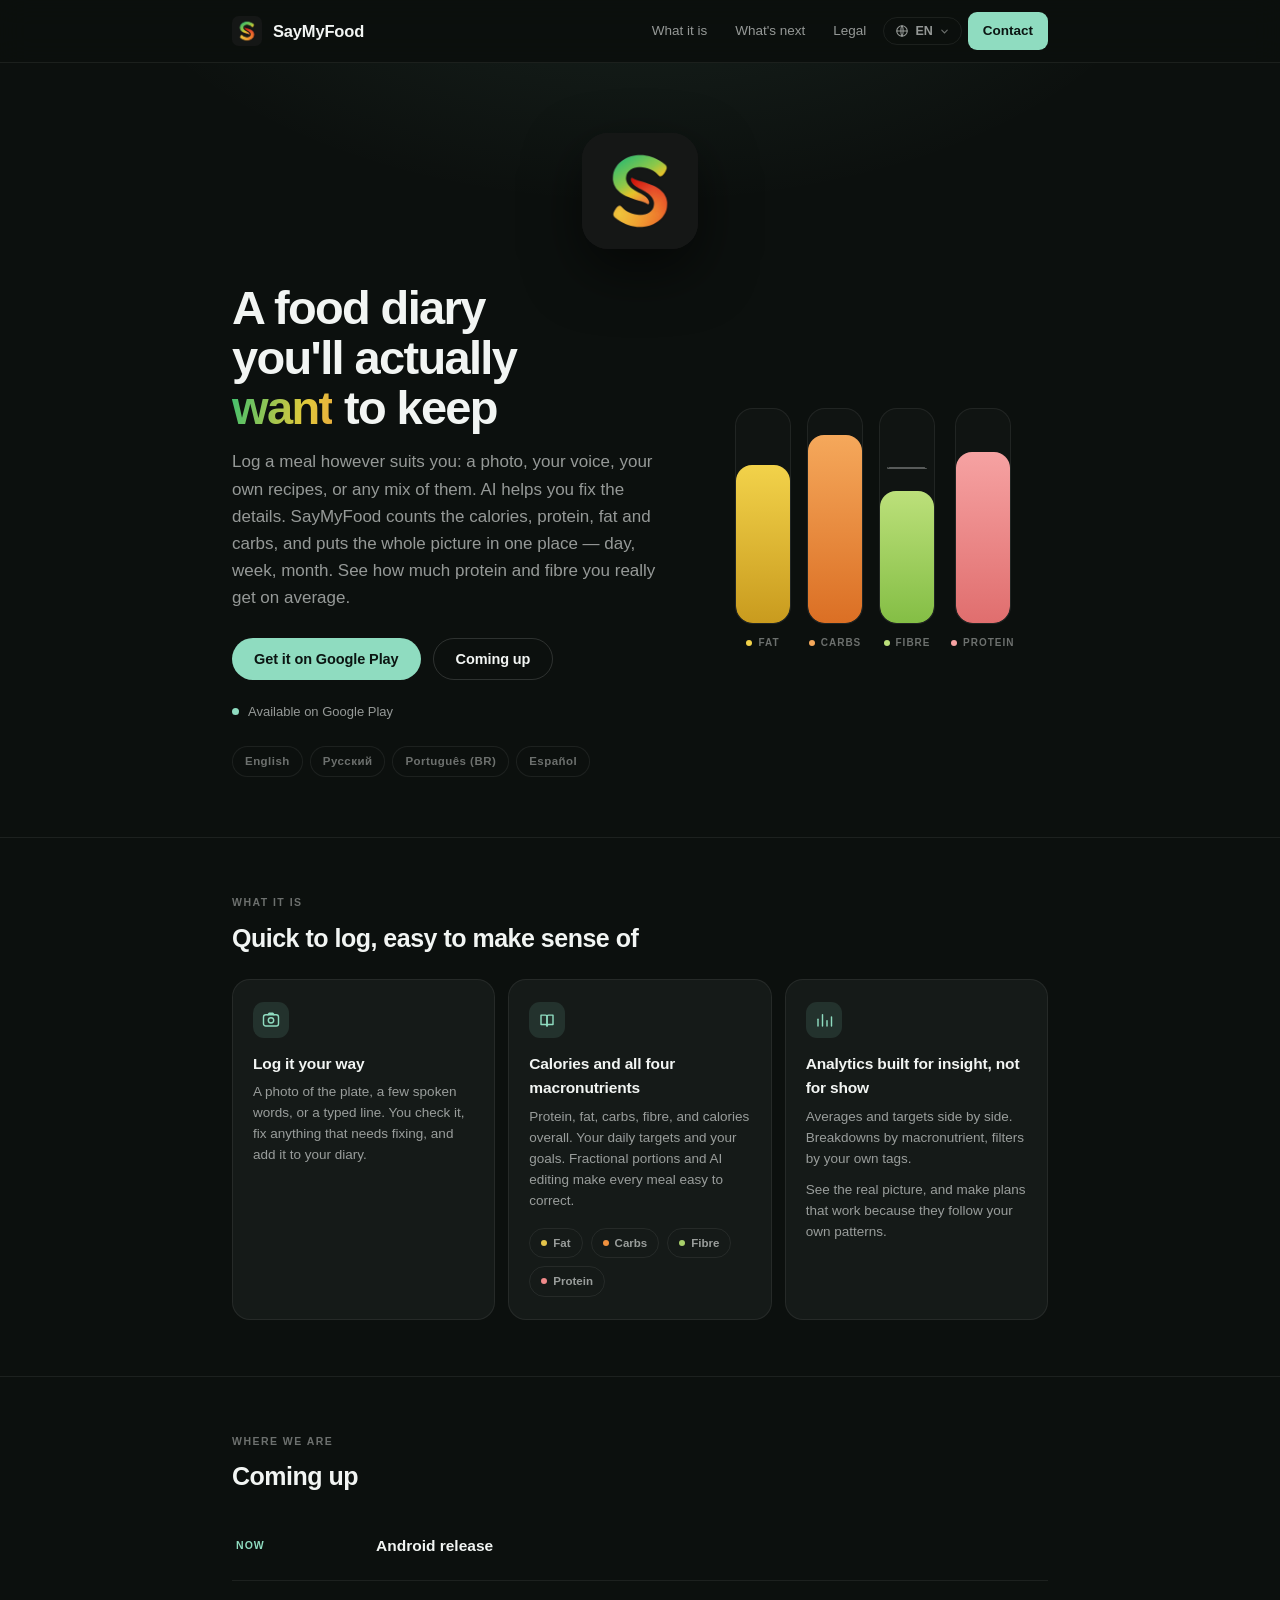
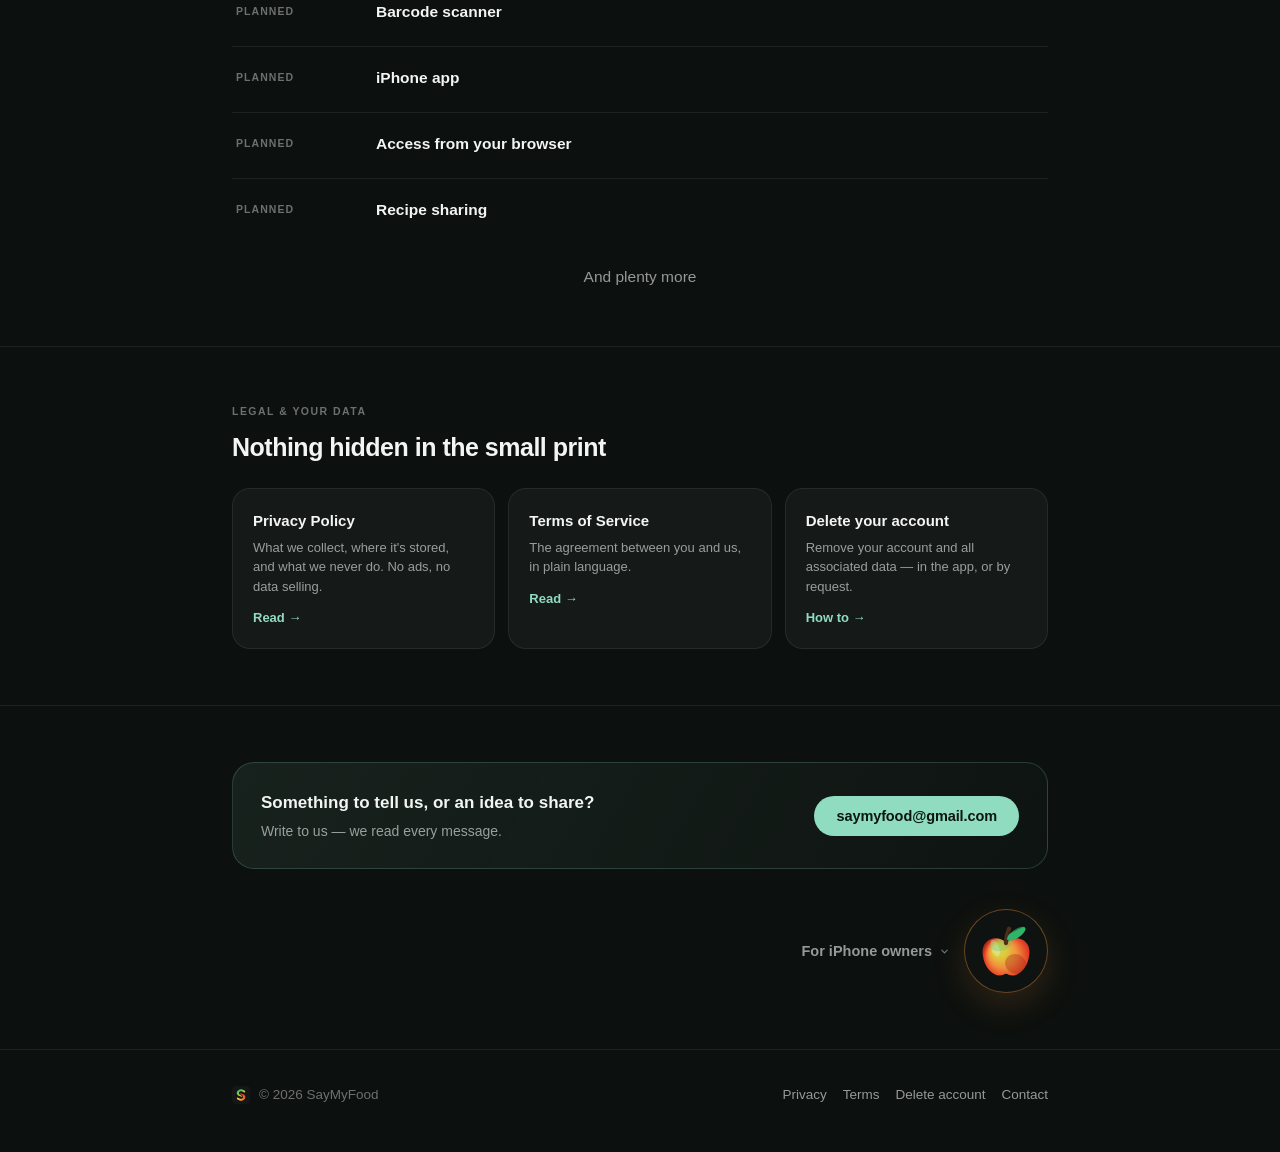
<file: index.html>
<!DOCTYPE html>
<html lang="en">
<head>
<meta charset="utf-8">
<meta name="viewport" content="width=device-width, initial-scale=1">
<title>SayMyFood — AI food diary</title>
<meta name="description" content="SayMyFood is an AI-assisted food diary. Log a meal by photo, voice or text; see calories, macros and trends. Available on Google Play.">
<link rel="icon" href="brand/saymyfood-mark.png">
<link rel="stylesheet" href="site.css?v=3">
<style>
.hero{position:relative;overflow:hidden;padding:70px 0 60px}
.hero-grid{position:relative;display:grid;grid-template-columns:1.1fr 0.9fr;gap:46px;align-items:center}
.hero .wash{position:absolute;left:0;right:0;top:-160px;height:420px;pointer-events:none;background:radial-gradient(60% 100% at 50% 0%,rgba(143,220,192,0.10),transparent 72%)}
.hero .glow{position:absolute;inset:0;pointer-events:none;transition:background .25s ease}
.hero .inner{position:relative;max-width:560px}
.hero .mark{width:116px;height:116px;margin:0 auto 34px;box-shadow:0 22px 56px rgba(0,0,0,0.55)}
.heromark{position:relative;text-align:center}
.mcols{position:relative;display:flex;align-items:flex-end;justify-content:center;gap:16px}
.mcol{display:flex;flex-direction:column;align-items:center;gap:11px}
.mtrack{position:relative;width:56px;height:216px;border-radius:18px;border:1px solid var(--hair);background:rgba(255,255,255,0.02);overflow:hidden}
.mfill{position:absolute;left:0;right:0;bottom:0;height:0;border-radius:16px;background:linear-gradient(to top,var(--c2),var(--c1));transition:height 1.15s cubic-bezier(.22,.68,.24,1),filter .25s ease;transition-delay:var(--dl)}
.mcols.live .mfill{transition:height .4s cubic-bezier(.3,.7,.3,1),filter .25s ease;transition-delay:0s}
.mtrack{cursor:default}
.mtrack:hover .mfill{filter:brightness(1.14) saturate(1.05)}
.mcol{transition:transform .3s ease}
.mcol:hover{transform:translateY(-3px)}
.mcap{position:absolute;left:7px;right:7px;top:var(--cap);border-top:2px dashed rgba(255,255,255,0.30);border-radius:2px}
.mlab{display:flex;align-items:center;gap:6px;font-size:10px;font-weight:700;letter-spacing:0.1em;text-transform:uppercase;color:var(--tx3)}
.mlab i{width:6px;height:6px;border-radius:50%;background:var(--c1)}
h1{font-size:47px;line-height:1.06;letter-spacing:-0.035em;margin:0 0 16px;font-weight:700;text-wrap:balance}
h1 em{font-style:normal;background:linear-gradient(100deg,#3FBF6E,#E0C93B 34%,#F0913E 62%,#E23E24);background-size:220% 100%;-webkit-background-clip:text;background-clip:text;color:transparent;animation:flow 9s ease-in-out infinite}
@keyframes flow{0%,100%{background-position:0% 50%}50%{background-position:100% 50%}}
.lede{font-size:17px;color:var(--tx2);margin:0 0 26px;max-width:46ch;text-wrap:pretty}
.hero-cta{display:flex;gap:12px;flex-wrap:wrap;margin-bottom:22px}
.status{display:flex;align-items:center;gap:9px;margin:0;font-size:13px;font-weight:500;color:var(--tx2);cursor:default}
.status .dot{flex-shrink:0}
.langs{display:flex;gap:7px;flex-wrap:wrap;margin-top:24px}
.chip{font-size:11.5px;font-weight:600;letter-spacing:0.04em;color:var(--tx3);border:1px solid var(--hair);border-radius:999px;padding:5px 12px;background:var(--bg)}
.trio{display:grid;grid-template-columns:repeat(3,1fr);gap:13px}
.tcard{background:var(--card);border:1px solid var(--hair);border-radius:var(--r);padding:22px 20px;transition:transform .2s ease,border-color .2s ease}
.tcard:hover{transform:translateY(-3px);border-color:var(--hair2)}
.tcard .ic{width:36px;height:36px;border-radius:11px;display:flex;align-items:center;justify-content:center;margin-bottom:14px;background:var(--mint-dim)}
.tcard h3{font-size:15.5px;margin:0 0 6px;font-weight:600;letter-spacing:-0.01em}
.tcard p{font-size:13.5px;line-height:1.55;color:var(--tx2);margin:0}
.tcard p.kick{margin-top:10px}
.macro-row{display:flex;gap:8px;margin-top:16px;flex-wrap:wrap}
.mtag{display:inline-flex;align-items:center;gap:6px;font-size:11.5px;font-weight:600;color:var(--tx2);border:1px solid var(--hair);border-radius:999px;padding:5px 11px}
.mtag i{width:6px;height:6px;border-radius:50%}
.next{display:flex;flex-direction:column;gap:2px}
.nrow{display:flex;align-items:flex-start;gap:16px;padding:17px 4px;border-bottom:1px solid var(--hair)}
.nrow:last-child{border-bottom:0}
.nrow .st{flex-shrink:0;width:124px;font-size:10.5px;font-weight:700;letter-spacing:0.1em;text-transform:uppercase;color:var(--tx3);padding-top:3px}
.nrow.now .st{color:var(--mint)}
.nrow h3{font-size:15.5px;margin:0 0 4px;font-weight:600}
.nmore{margin:22px 0 0;text-align:center;font-size:15.5px;font-weight:500;color:var(--tx2)}
.legal-grid{display:grid;grid-template-columns:repeat(3,1fr);gap:13px}
.lcard{display:block;background:var(--card);border:1px solid var(--hair);border-radius:var(--r);padding:20px;color:var(--tx);transition:transform .2s ease,border-color .2s ease}
.lcard:hover{transform:translateY(-3px);border-color:var(--hair2);color:var(--tx)}
.lcard b{display:block;font-size:15px;font-weight:600;margin-bottom:5px}
.lcard span{display:block;font-size:13px;color:var(--tx2);line-height:1.5}
.lcard .arw{display:block;margin-top:12px;color:var(--mint);font-size:13px;font-weight:600}
.contact{display:flex;align-items:center;justify-content:space-between;gap:22px;background:linear-gradient(120deg,rgba(143,220,192,0.09),rgba(143,220,192,0.02));border:1px solid rgba(143,220,192,0.20);border-radius:22px;padding:26px 28px;flex-wrap:wrap}
.contact b{display:block;font-size:17px;font-weight:600;margin-bottom:4px}
.contact p{margin:0;font-size:14px;color:var(--tx2)}
@media(max-width:900px){.hero-grid{grid-template-columns:1fr;gap:40px}.mcols{justify-content:flex-start}}
@media(max-width:700px){.hero{padding:52px 0 46px}.mtrack{width:46px;height:170px}h1{font-size:34px}.trio,.legal-grid{grid-template-columns:1fr}.nrow{gap:10px}.nrow .st{width:100px}}
</style>
</head>
<body>
<header><div class="wrap hd">
<a class="hd-brand" href="index.html"><span class="mark nosheen"><img src="brand/saymyfood-mark.png" alt="SayMyFood"></span>SayMyFood</a>
<nav class="hd-nav">
<a class="hide-s" href="#what" data-i18n="nav1">What it is</a>
<a class="hide-s" href="#next" data-i18n="nav2">What's next</a>
<a class="hide-s" href="#legal" data-i18n="nav3">Legal</a>
<div class="lswitch">
<button class="lbtn" id="lbtn" aria-haspopup="listbox" aria-expanded="false">
<svg width="14" height="14" viewBox="0 0 24 24" fill="none" stroke="currentColor" stroke-width="1.8"><circle cx="12" cy="12" r="9"></circle><path d="M3 12h18M12 3c2.6 3 2.6 15 0 18M12 3c-2.6 3-2.6 15 0 18"></path></svg>
<span id="lcur">EN</span>
<svg class="cv" width="11" height="11" viewBox="0 0 24 24" fill="none" stroke="currentColor" stroke-width="2.4" stroke-linecap="round"><path d="M6 9l6 6 6-6"></path></svg>
</button>
<div class="lmenu" id="lmenu" role="listbox">
<button role="option" data-lang="en">English</button>
<button role="option" data-lang="ru">Русский</button>
<button role="option" data-lang="es">Español</button>
<button role="option" data-lang="pt">Português</button>
</div>
</div>
<a class="cta" href="mailto:saymyfood@gmail.com" data-i18n="nav4">Contact</a>
</nav>
</div></header>

<div class="hero" id="hero">
<div class="wash"></div>
<div class="glow" id="glow"></div>
<div class="wrap">
<div class="heromark"><span class="mark"><img src="brand/saymyfood-mark.png" alt="SayMyFood logo"></span></div>
<div class="hero-grid"><div class="inner">
<h1 data-i18n="h1">A food diary you'll actually <em>want</em> to keep</h1>
<p class="lede" data-i18n="lede">Log a meal however suits you: a photo, your voice, your own recipes, or any mix of them. AI helps you fix the details. SayMyFood counts the calories, protein, fat and carbs, and puts the whole picture in one place — day, week, month. See how much protein and fibre you really get on average.</p>
<div class="hero-cta"><a class="btn" href="https://play.google.com/store/apps/details?id=com.saymyfood.app" data-i18n="cta1">Get it on Google Play</a><a class="btn ghost" href="#next" data-i18n="cta2">Coming up</a></div>
<p class="status"><span class="dot"></span><span data-i18n="pill">Available on Google Play</span></p>
<div class="langs"><span class="chip">English</span><span class="chip">Русский</span><span class="chip">Português&nbsp;(BR)</span><span class="chip">Español</span></div>
</div>
<div class="mcols" id="mcols" aria-hidden="true">
<div class="mcol" style="--c1:#F2D24A;--c2:#C99B1E"><div class="mtrack"><div class="mfill" data-h="74" style="--dl:.15s"></div></div><span class="mlab"><i></i><span data-i18n="mfat">Fat</span></span></div>
<div class="mcol" style="--c1:#F5A85B;--c2:#DB6F24"><div class="mtrack"><div class="mfill" data-h="88" style="--dl:.3s"></div></div><span class="mlab"><i></i><span data-i18n="mcarbs">Carbs</span></span></div>
<div class="mcol" style="--c1:#BCE07A;--c2:#84BE45"><div class="mtrack"><div class="mcap" style="--cap:27%"></div><div class="mfill" data-h="62" style="--dl:.45s"></div></div><span class="mlab"><i></i><span data-i18n="mfiber">Fibre</span></span></div>
<div class="mcol" style="--c1:#F6A2A2;--c2:#E06E6E"><div class="mtrack"><div class="mfill" data-h="80" style="--dl:.6s"></div></div><span class="mlab"><i></i><span data-i18n="mprot">Protein</span></span></div>
</div>
</div></div>
</div>

<section id="what"><div class="wrap">
<p class="eyebrow rv" data-i18n="s1eye">What it is</p>
<h2 class="rv" data-i18n="s1h">Quick to log, easy to make sense of</h2>
<div class="trio">
<div class="tcard rv"><div class="ic"><svg width="18" height="18" viewBox="0 0 24 24" fill="none" stroke="#8FDCC0" stroke-width="1.9" stroke-linecap="round" stroke-linejoin="round"><rect x="2" y="5" width="20" height="15" rx="3"></rect><circle cx="12" cy="12.5" r="3.6"></circle><path d="M8 5l1.6-2h4.8L16 5"></path></svg></div><h3 data-i18n="c1h">Log it your way</h3><p data-i18n="c1p">A photo of the plate, a few spoken words, or a typed line. You check it, fix anything that needs fixing, and add it to your diary.</p></div>
<div class="tcard rv"><div class="ic"><svg width="18" height="18" viewBox="0 0 24 24" fill="none" stroke="#8FDCC0" stroke-width="1.9" stroke-linecap="round" stroke-linejoin="round"><path d="M4 5.5h6a2 2 0 0 1 2 2V20a2 2 0 0 0-2-2H4z"></path><path d="M20 5.5h-6a2 2 0 0 0-2 2V20a2 2 0 0 1 2-2h6z"></path></svg></div><h3 data-i18n="c2h">Calories and all four macronutrients</h3><p data-i18n="c2p">Protein, fat, carbs, fibre, and calories overall. Your daily targets and your goals. Fractional portions and AI editing make every meal easy to correct.</p><div class="macro-row"><span class="mtag"><i style="background:var(--fat)"></i><span data-i18n="mfat">Fat</span></span><span class="mtag"><i style="background:var(--carbs)"></i><span data-i18n="mcarbs">Carbs</span></span><span class="mtag"><i style="background:var(--fiber)"></i><span data-i18n="mfiber">Fibre</span></span><span class="mtag"><i style="background:var(--protein)"></i><span data-i18n="mprot">Protein</span></span></div></div>
<div class="tcard rv"><div class="ic"><svg width="18" height="18" viewBox="0 0 24 24" fill="none" stroke="#8FDCC0" stroke-width="1.9" stroke-linecap="round" stroke-linejoin="round"><path d="M4 20V11"></path><path d="M10 20V5"></path><path d="M16 20v-7"></path><path d="M22 20V8"></path></svg></div><h3 data-i18n="c3h">Analytics built for insight, not for show</h3><p data-i18n="c3p">Averages and targets side by side. Breakdowns by macronutrient, filters by your own tags.</p><p class="kick" data-i18n="c3k">See the real picture, and make plans that work because they follow your own patterns.</p></div>
</div>
</div></section>

<section id="next"><div class="wrap">
<p class="eyebrow rv" data-i18n="s2eye">Where we are</p>
<h2 class="rv" data-i18n="s2h">Coming up</h2>
<div class="next">
<div class="nrow now rv"><div class="st" data-i18n="stnow">Now</div><div><h3 data-i18n="r2h">Android release</h3></div></div>
<div class="nrow rv"><div class="st" data-i18n="stplan">Planned</div><div><h3 data-i18n="r3h">Barcode scanner</h3></div></div>
<div class="nrow rv"><div class="st" data-i18n="stplan">Planned</div><div><h3 data-i18n="r4h">iPhone app</h3></div></div>
<div class="nrow rv"><div class="st" data-i18n="stplan">Planned</div><div><h3 data-i18n="r5h">Access from your browser</h3></div></div>
<div class="nrow rv"><div class="st" data-i18n="stplan">Planned</div><div><h3 data-i18n="r6h">Recipe sharing</h3></div></div>
</div>
<p class="nmore rv" data-i18n="rmore">And plenty more</p>
</div></section>

<section id="legal"><div class="wrap">
<p class="eyebrow rv" data-i18n="s3eye">Legal &amp; your data</p>
<h2 class="rv" data-i18n="s3h">Nothing hidden in the small print</h2>
<div class="legal-grid">
<a class="lcard rv" href="privacy.html"><b data-i18n="l1h">Privacy Policy</b><span data-i18n="l1p">What we collect, where it's stored, and what we never do. No ads, no data selling.</span><span class="arw" data-i18n="read">Read →</span></a>
<a class="lcard rv" href="terms.html"><b data-i18n="l2h">Terms of Service</b><span data-i18n="l2p">The agreement between you and us, in plain language.</span><span class="arw" data-i18n="read">Read →</span></a>
<a class="lcard rv" href="delete-account.html"><b data-i18n="l3h">Delete your account</b><span data-i18n="l3p">Remove your account and all associated data — in the app, or by request.</span><span class="arw" data-i18n="howto">How to →</span></a>
</div>
</div></section>

<section><div class="wrap">
<div class="contact rv">
<div><b data-i18n="ctah">Something to tell us, or an idea to share?</b><p data-i18n="ctap">Write to us — we read every message.</p></div>
<a class="btn" href="mailto:saymyfood@gmail.com">saymyfood@gmail.com</a>
</div>
<!-- the apple block: closed by default here -->
<div class="apz" id="apz">
<div class="apz-row"><button class="apz-btn" type="button" aria-expanded="false" aria-controls="apz-body"><span class="apz-q"><span data-apz="iosQ">For iPhone owners</span><svg width="11" height="11" viewBox="0 0 24 24" fill="none" stroke="currentColor" stroke-width="2.4" stroke-linecap="round" aria-hidden="true"><path d="M6 9l6 6 6-6"></path></svg></span><span class="apz-apple" aria-hidden="true">
<!-- the game's own apple (art.js apple(), r=10): whole, no bite -->
<svg viewBox="-12.5 -15.5 25 26.5">
<defs>
<radialGradient id="apg" gradientUnits="userSpaceOnUse" cx="1.5" cy="1.5" r="13" fx="-4.5" fy="-4" fr=".5"><stop offset="0" stop-color="#C9DC72"/><stop offset=".22" stop-color="#E0C93B"/><stop offset=".48" stop-color="#F0913E"/><stop offset=".78" stop-color="#E23E24"/><stop offset="1" stop-color="#A32A18"/></radialGradient>
<clipPath id="apc"><path d="M0-6.2C-3.5-10.5-12-8.5-10.8-.5C-10 6-5 10.2-1.2 8.6Q0 7.6 1.2 8.6C5 10.2 10 6 10.8-.5C12-8.5 3.5-10.5 0-6.2Z"/></clipPath>
</defs>
<path d="M0-6.2C-3.5-10.5-12-8.5-10.8-.5C-10 6-5 10.2-1.2 8.6Q0 7.6 1.2 8.6C5 10.2 10 6 10.8-.5C12-8.5 3.5-10.5 0-6.2Z" fill="url(#apg)"/>
<g clip-path="url(#apc)"><ellipse cx="-5" cy="-3.8" rx="1.8" ry="4" transform="rotate(-20 -5 -3.8)" fill="#fff" opacity=".26"/><ellipse cx="-2.5" cy="-5.5" rx="5" ry="3" transform="rotate(-11.5 -2.5 -5.5)" fill="#2FB56A" opacity=".22"/><ellipse cx="4.5" cy="3.5" rx="5" ry="4.5" transform="rotate(23 4.5 3.5)" fill="#9E2413" opacity=".35"/></g>
<path d="M0-6.2Q.2-10 1.4-12.8" stroke="#4A2E1C" stroke-width="2" stroke-linecap="round" fill="none"/>
<ellipse cx="4.8" cy="-10.5" rx="5" ry="2" transform="rotate(-34.4 4.8 -10.5)" fill="#2FB56A"/>
<path d="M1.4-11L8.2-14.2" stroke="#0E1210" stroke-opacity=".35" stroke-width="1" stroke-linecap="round"/>
</svg></span></button></div>
<div class="apz-body" id="apz-body"><div class="apz-in">
<div class="iosbox">
<div><p class="eyebrow">iPhone</p><p class="ios-t" data-apz="ios">Got an iPhone? Then, sadly, you can’t be a test pilot just yet. Our corporation is toiling day and night to let Apple owners in as soon as possible. Meanwhile, how about killing some time with a game we made for you? These are the only apples our project has to offer so far — but we’ll fix that very soon.</p></div>
<a class="gamebtn" href="test/alpha/game/index.html"><span class="gb-apple" aria-hidden="true">
<svg viewBox="-12.5 -15.5 25 26.5">
<defs>
<radialGradient id="gbg" gradientUnits="userSpaceOnUse" cx="1.5" cy="1.5" r="13" fx="-4.5" fy="-4" fr=".5"><stop offset="0" stop-color="#C9DC72"/><stop offset=".22" stop-color="#E0C93B"/><stop offset=".48" stop-color="#F0913E"/><stop offset=".78" stop-color="#E23E24"/><stop offset="1" stop-color="#A32A18"/></radialGradient>
<clipPath id="gbc"><path d="M0-6.2C-3.5-10.5-12-8.5-10.8-.5C-10 6-5 10.2-1.2 8.6Q0 7.6 1.2 8.6C5 10.2 10 6 10.8-.5C12-8.5 3.5-10.5 0-6.2Z"/></clipPath>
</defs>
<path d="M0-6.2C-3.5-10.5-12-8.5-10.8-.5C-10 6-5 10.2-1.2 8.6Q0 7.6 1.2 8.6C5 10.2 10 6 10.8-.5C12-8.5 3.5-10.5 0-6.2Z" fill="url(#gbg)"/>
<g clip-path="url(#gbc)"><ellipse cx="-5" cy="-3.8" rx="1.8" ry="4" transform="rotate(-20 -5 -3.8)" fill="#fff" opacity=".26"/><ellipse cx="-2.5" cy="-5.5" rx="5" ry="3" transform="rotate(-11.5 -2.5 -5.5)" fill="#2FB56A" opacity=".22"/><ellipse cx="4.5" cy="3.5" rx="5" ry="4.5" transform="rotate(23 4.5 3.5)" fill="#9E2413" opacity=".35"/></g>
<path d="M0-6.2Q.2-10 1.4-12.8" stroke="#4A2E1C" stroke-width="2" stroke-linecap="round" fill="none"/>
<ellipse cx="4.8" cy="-10.5" rx="5" ry="2" transform="rotate(-34.4 4.8 -10.5)" fill="#2FB56A"/>
<path d="M1.4-11L8.2-14.2" stroke="#0E1210" stroke-opacity=".35" stroke-width="1" stroke-linecap="round"/>
</svg></span><span data-apz="iosA">Play Apple Fight</span></a>
</div>
</div></div>
</div>
</div></section>

<footer><div class="wrap ft">
<span style="display:flex;align-items:center;gap:9px"><span class="mark nosheen" style="width:18px;height:18px"><img src="brand/saymyfood-mark.png" alt=""></span>© 2026 SayMyFood</span>
<span class="ft-links"><a href="privacy.html" data-i18n="fprivacy">Privacy</a><a href="terms.html" data-i18n="fterms">Terms</a><a href="delete-account.html" data-i18n="fdelete">Delete account</a><a href="mailto:saymyfood@gmail.com" data-i18n="fcontact">Contact</a></span>
</div></footer>

<script src="i18n.js?v=3"></script>
<script src="apple.js?v=3"></script>
<script>
(function(){
/* macro columns: fill once, then react to the cursor */
var mcols=document.getElementById('mcols'),fills=[].slice.call(document.querySelectorAll('.mfill'));
function base(el){return parseFloat(el.getAttribute('data-h'))}
requestAnimationFrame(function(){fills.forEach(function(el){el.style.height=base(el)+'%'})});
setTimeout(function(){if(mcols)mcols.classList.add('live')},1900);
if(mcols&&!matchMedia('(prefers-reduced-motion: reduce)').matches){
  mcols.addEventListener('pointermove',function(e){
    fills.forEach(function(el){
      var r=el.parentNode.getBoundingClientRect(),d=Math.abs(e.clientX-(r.left+r.width/2))/150;
      var k=1+0.26*Math.max(0,1-d*d);
      el.style.height=Math.min(97,base(el)*k).toFixed(1)+'%';
    });
  });
  mcols.addEventListener('pointerleave',function(){fills.forEach(function(el){el.style.height=base(el)+'%'})});
}
/* cursor glow */
var hero=document.getElementById('hero'),glow=document.getElementById('glow');
hero.addEventListener('pointermove',function(e){var r=hero.getBoundingClientRect();glow.style.background='radial-gradient(420px 300px at '+(e.clientX-r.left)+'px '+(e.clientY-r.top)+'px,rgba(143,220,192,0.06),transparent 70%)'});
hero.addEventListener('pointerleave',function(){glow.style.background='none'});
/* reveal */
var io=new IntersectionObserver(function(es){es.forEach(function(en){if(en.isIntersecting){en.target.classList.add('in');io.unobserve(en.target)}})},{threshold:0.12});
document.querySelectorAll('.rv').forEach(function(el){io.observe(el)});
})();
</script>
</body>
</html>
</file>
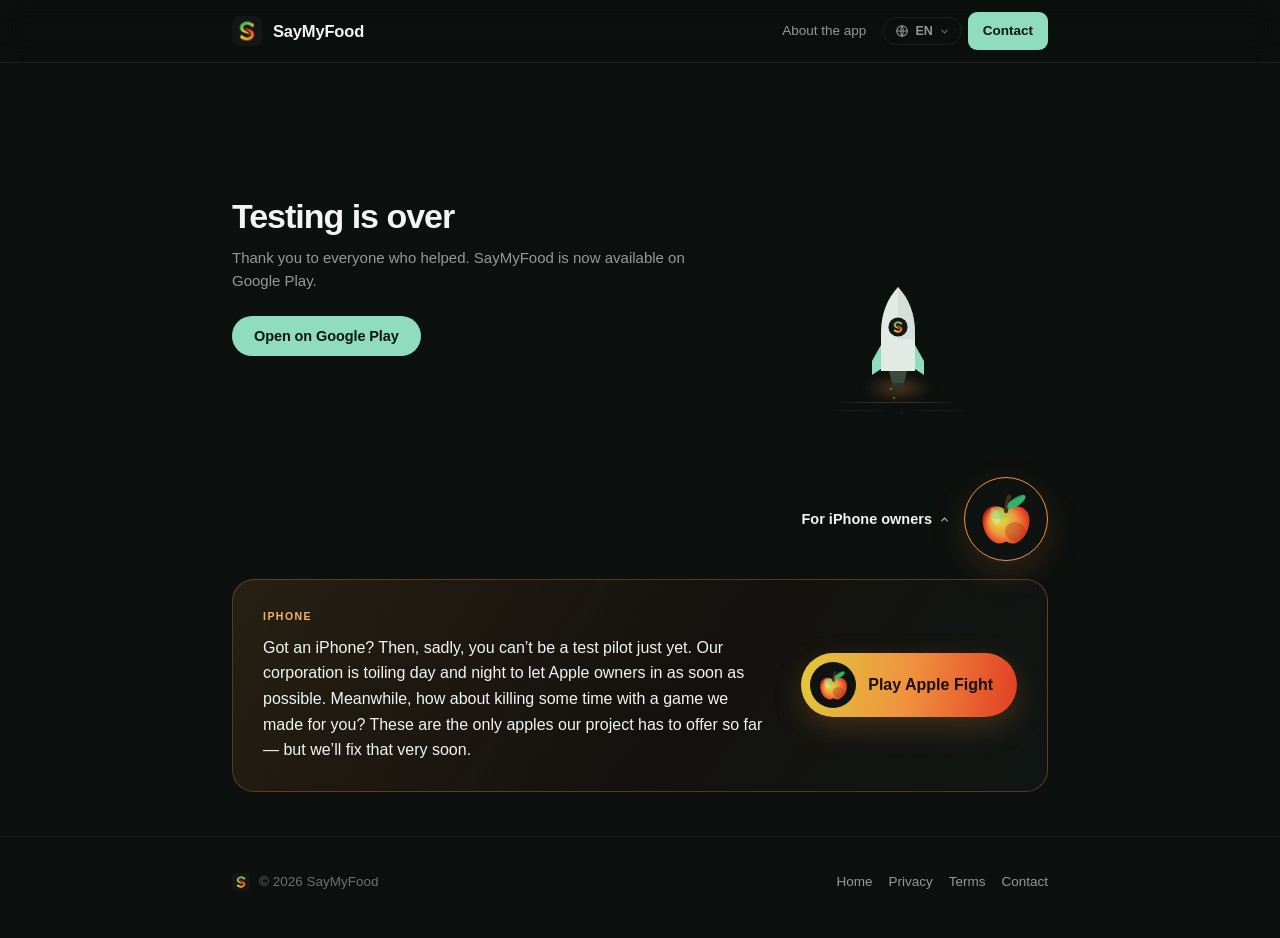
<file: test/alpha/index.html>
<!DOCTYPE html>
<html lang="en">
<head>
<meta charset="utf-8">
<meta name="viewport" content="width=device-width, initial-scale=1">
<title>SayMyFood</title>
<link rel="icon" href="../../brand/saymyfood-mark.png">
<link rel="stylesheet" href="../../site.css?v=3">
<link rel="stylesheet" href="shared.css?v=3">
<style>
.stage canvas{position:absolute;inset:0;width:100%;height:100%}
.pad{position:absolute;left:50%;bottom:34px;width:120px;height:1px;transform:translateX(-50%);background:linear-gradient(90deg,transparent,var(--hair2) 25%,var(--hair2) 75%,transparent)}
.pad::before,.pad::after{content:"";position:absolute;top:8px;width:60px;height:1px;background:linear-gradient(90deg,transparent,var(--hair),transparent)}
.pad::before{left:-10px}.pad::after{right:-10px}
.heat{position:absolute;left:50%;bottom:36px;width:70px;height:26px;transform:translateX(-50%);border-radius:50%;background:radial-gradient(closest-side,rgba(240,145,62,.32),transparent);filter:blur(4px);animation:heat 2.8s ease-in-out infinite}
@keyframes heat{0%,100%{opacity:.55;transform:translateX(-50%) scaleX(1)}50%{opacity:.85;transform:translateX(-50%) scaleX(1.12)}}
.rocket{position:absolute;left:50%;bottom:36px;width:56px;height:118px;margin-left:-28px;transform-origin:50% 50%;will-change:transform}
.rocket svg{display:block;width:100%;height:100%}
.rk-logo{position:absolute;left:50%;top:29.7%;width:32.1%;transform:translateX(-50%);border-radius:50%}
@media(max-width:760px){.rocket{width:42px;height:88px;margin-left:-21px;bottom:30px}.pad{bottom:28px;width:96px}.heat{bottom:30px}}
@media(prefers-reduced-motion:reduce){.heat{animation:none}}</style>
</head>
<body>
<header><div class="wrap hd">
<a class="hd-brand" href="../../index.html"><span class="mark nosheen"><img src="../../brand/saymyfood-mark.png" alt="SayMyFood"></span>SayMyFood</a>
<nav class="hd-nav">
<a class="hide-s" href="../../index.html" id="nav-home">About the app</a>
<div class="lswitch">
<button class="lbtn" id="lbtn" aria-haspopup="listbox" aria-expanded="false">
<svg width="14" height="14" viewBox="0 0 24 24" fill="none" stroke="currentColor" stroke-width="1.8"><circle cx="12" cy="12" r="9"></circle><path d="M3 12h18M12 3c2.6 3 2.6 15 0 18M12 3c-2.6 3-2.6 15 0 18"></path></svg>
<span id="lcur">EN</span>
<svg class="cv" width="11" height="11" viewBox="0 0 24 24" fill="none" stroke="currentColor" stroke-width="2.4" stroke-linecap="round"><path d="M6 9l6 6 6-6"></path></svg>
</button>
<div class="lmenu" id="lmenu" role="listbox">
<button role="option" data-lang="en">English</button>
<button role="option" data-lang="ru">Русский</button>
<button role="option" data-lang="es">Español</button>
<button role="option" data-lang="pt">Português</button>
</div>
</div>
<a class="cta" href="mailto:saymyfood@gmail.com" id="nav-contact">Contact</a>
</nav>
</div></header>
<main class="alpha"><div class="agrid">
<div class="tf">
<h1 id="t-title">…</h1>
<p class="what" id="t-body"></p>
<a class="btn" id="t-play" href="https://play.google.com/store/apps/details?id=com.saymyfood.app">…</a>
</div>
<div class="stage" id="stage" aria-hidden="true"><canvas id="fx"></canvas><div class="pad"></div><div class="heat" id="heat"></div>
<div class="rocket" id="rocket">
<svg viewBox="0 0 56 118" fill="none">
<path d="M28 4c11 12 17 27 17 46v38H11V50C11 31 17 16 28 4z" fill="#E3EAE6"/>
<path d="M28 4c11 12 17 27 17 46v6H28z" fill="#CBD6D0" opacity=".55"/>
<path d="M11 62L2 78v14l9-6z" fill="#8FDCC0"/><path d="M45 62l9 16v14l-9-6z" fill="#8FDCC0"/>
<circle cx="28" cy="44" r="9.6" fill="#0E1210"/>
<path d="M19 88h18l-3 12H22z" fill="#3A4A3D"/>
<path d="M22 100h12v4H22z" fill="#2A3630"/>
</svg>
<img class="rk-logo" src="../../brand/saymyfood-mark.png" alt="">
</div></div>
</div>
<!-- the apple block: open by default here -->
<div class="apz open" id="apz">
<div class="apz-row"><button class="apz-btn" type="button" aria-expanded="true" aria-controls="apz-body"><span class="apz-q"><span data-apz="iosQ"></span><svg width="11" height="11" viewBox="0 0 24 24" fill="none" stroke="currentColor" stroke-width="2.4" stroke-linecap="round" aria-hidden="true"><path d="M6 9l6 6 6-6"></path></svg></span><span class="apz-apple" aria-hidden="true">
<!-- the game's own apple (art.js apple(), r=10): whole, no bite -->
<svg viewBox="-12.5 -15.5 25 26.5">
<defs>
<radialGradient id="apg" gradientUnits="userSpaceOnUse" cx="1.5" cy="1.5" r="13" fx="-4.5" fy="-4" fr=".5"><stop offset="0" stop-color="#C9DC72"/><stop offset=".22" stop-color="#E0C93B"/><stop offset=".48" stop-color="#F0913E"/><stop offset=".78" stop-color="#E23E24"/><stop offset="1" stop-color="#A32A18"/></radialGradient>
<clipPath id="apc"><path d="M0-6.2C-3.5-10.5-12-8.5-10.8-.5C-10 6-5 10.2-1.2 8.6Q0 7.6 1.2 8.6C5 10.2 10 6 10.8-.5C12-8.5 3.5-10.5 0-6.2Z"/></clipPath>
</defs>
<path d="M0-6.2C-3.5-10.5-12-8.5-10.8-.5C-10 6-5 10.2-1.2 8.6Q0 7.6 1.2 8.6C5 10.2 10 6 10.8-.5C12-8.5 3.5-10.5 0-6.2Z" fill="url(#apg)"/>
<g clip-path="url(#apc)"><ellipse cx="-5" cy="-3.8" rx="1.8" ry="4" transform="rotate(-20 -5 -3.8)" fill="#fff" opacity=".26"/><ellipse cx="-2.5" cy="-5.5" rx="5" ry="3" transform="rotate(-11.5 -2.5 -5.5)" fill="#2FB56A" opacity=".22"/><ellipse cx="4.5" cy="3.5" rx="5" ry="4.5" transform="rotate(23 4.5 3.5)" fill="#9E2413" opacity=".35"/></g>
<path d="M0-6.2Q.2-10 1.4-12.8" stroke="#4A2E1C" stroke-width="2" stroke-linecap="round" fill="none"/>
<ellipse cx="4.8" cy="-10.5" rx="5" ry="2" transform="rotate(-34.4 4.8 -10.5)" fill="#2FB56A"/>
<path d="M1.4-11L8.2-14.2" stroke="#0E1210" stroke-opacity=".35" stroke-width="1" stroke-linecap="round"/>
</svg></span></button></div>
<div class="apz-body" id="apz-body"><div class="apz-in">
<div class="iosbox" id="ios">
<div><p class="eyebrow">iPhone</p><p class="ios-t" data-apz="ios"></p></div>
<a class="gamebtn" href="game/index.html"><span class="gb-apple" aria-hidden="true">
<!-- the game's own apple (art.js apple(), r=10): whole, no bite -->
<svg viewBox="-12.5 -15.5 25 26.5">
<defs>
<radialGradient id="gbg" gradientUnits="userSpaceOnUse" cx="1.5" cy="1.5" r="13" fx="-4.5" fy="-4" fr=".5"><stop offset="0" stop-color="#C9DC72"/><stop offset=".22" stop-color="#E0C93B"/><stop offset=".48" stop-color="#F0913E"/><stop offset=".78" stop-color="#E23E24"/><stop offset="1" stop-color="#A32A18"/></radialGradient>
<clipPath id="gbc"><path d="M0-6.2C-3.5-10.5-12-8.5-10.8-.5C-10 6-5 10.2-1.2 8.6Q0 7.6 1.2 8.6C5 10.2 10 6 10.8-.5C12-8.5 3.5-10.5 0-6.2Z"/></clipPath>
</defs>
<path d="M0-6.2C-3.5-10.5-12-8.5-10.8-.5C-10 6-5 10.2-1.2 8.6Q0 7.6 1.2 8.6C5 10.2 10 6 10.8-.5C12-8.5 3.5-10.5 0-6.2Z" fill="url(#gbg)"/>
<g clip-path="url(#gbc)"><ellipse cx="-5" cy="-3.8" rx="1.8" ry="4" transform="rotate(-20 -5 -3.8)" fill="#fff" opacity=".26"/><ellipse cx="-2.5" cy="-5.5" rx="5" ry="3" transform="rotate(-11.5 -2.5 -5.5)" fill="#2FB56A" opacity=".22"/><ellipse cx="4.5" cy="3.5" rx="5" ry="4.5" transform="rotate(23 4.5 3.5)" fill="#9E2413" opacity=".35"/></g>
<path d="M0-6.2Q.2-10 1.4-12.8" stroke="#4A2E1C" stroke-width="2" stroke-linecap="round" fill="none"/>
<ellipse cx="4.8" cy="-10.5" rx="5" ry="2" transform="rotate(-34.4 4.8 -10.5)" fill="#2FB56A"/>
<path d="M1.4-11L8.2-14.2" stroke="#0E1210" stroke-opacity=".35" stroke-width="1" stroke-linecap="round"/>
</svg></span><span data-apz="iosA"></span></a>
</div>
</div></div>
</div>
</main>
<footer><div class="wrap ft">
<span style="display:flex;align-items:center;gap:9px"><span class="mark nosheen" style="width:18px;height:18px"><img src="../../brand/saymyfood-mark.png" alt=""></span>© 2026 SayMyFood</span>
<span class="ft-links"><a href="../../index.html">Home</a><a href="../../privacy.html">Privacy</a><a href="../../terms.html">Terms</a><a href="mailto:saymyfood@gmail.com">Contact</a></span>
</div></footer>
<script>(()=>{
const RM=matchMedia('(prefers-reduced-motion: reduce)').matches;
const st=document.getElementById('stage'),cv=document.getElementById('fx'),x=cv.getContext('2d'),rk=document.getElementById('rocket');
let W=0,H=0,dpr=1,P=[],last=performance.now(),acc=0;
function size(){const r=st.getBoundingClientRect();dpr=Math.min(devicePixelRatio||1,2);W=r.width;H=r.height;cv.width=W*dpr;cv.height=H*dpr;x.setTransform(dpr,0,0,dpr,0,0)}
size();addEventListener('resize',size);
function nozzle(){const r=rk.getBoundingClientRect(),s=st.getBoundingClientRect();return{x:r.left-s.left+r.width/2,y:r.top-s.top+r.height*.88,w:r.width}}
const warm=['#F0913E','#E3C34A','#F6B26B','#FFD98A'];
function ember(){const nz=nozzle(),a=(Math.random()-.5)*.9,sp=14+Math.random()*26;
P.push({x:nz.x+(Math.random()-.5)*nz.w*.3,y:nz.y,vx:Math.sin(a)*sp,vy:Math.cos(a)*sp,life:0,max:.6+Math.random()*.6,r:.8+Math.random()*.8,c:warm[Math.random()*4|0],al:.55})}
function frame(t){const dt=Math.min(.05,(t-last)/1000);last=t;
x.clearRect(0,0,W,H);
if(!RM){acc+=dt;while(acc>0.22){acc-=0.22;ember()}}
for(let i=P.length-1;i>=0;i--){const p=P[i];p.life+=dt;if(p.life>p.max){P.splice(i,1);continue}
p.x+=p.vx*dt;p.y+=p.vy*dt;p.vy+=40*dt;p.vx*=.98;const k=1-p.life/p.max;
x.globalAlpha=p.al*k;x.fillStyle=p.c;x.beginPath();x.arc(p.x,p.y,p.r*(0.6+0.4*k),0,7);x.fill()}
x.globalAlpha=1;
requestAnimationFrame(frame)}
requestAnimationFrame(frame);
})();</script>
<script src="../../apple.js?v=3"></script>
<script type="module" src="shared.js?v=3"></script>
</body>
</html>
</file>
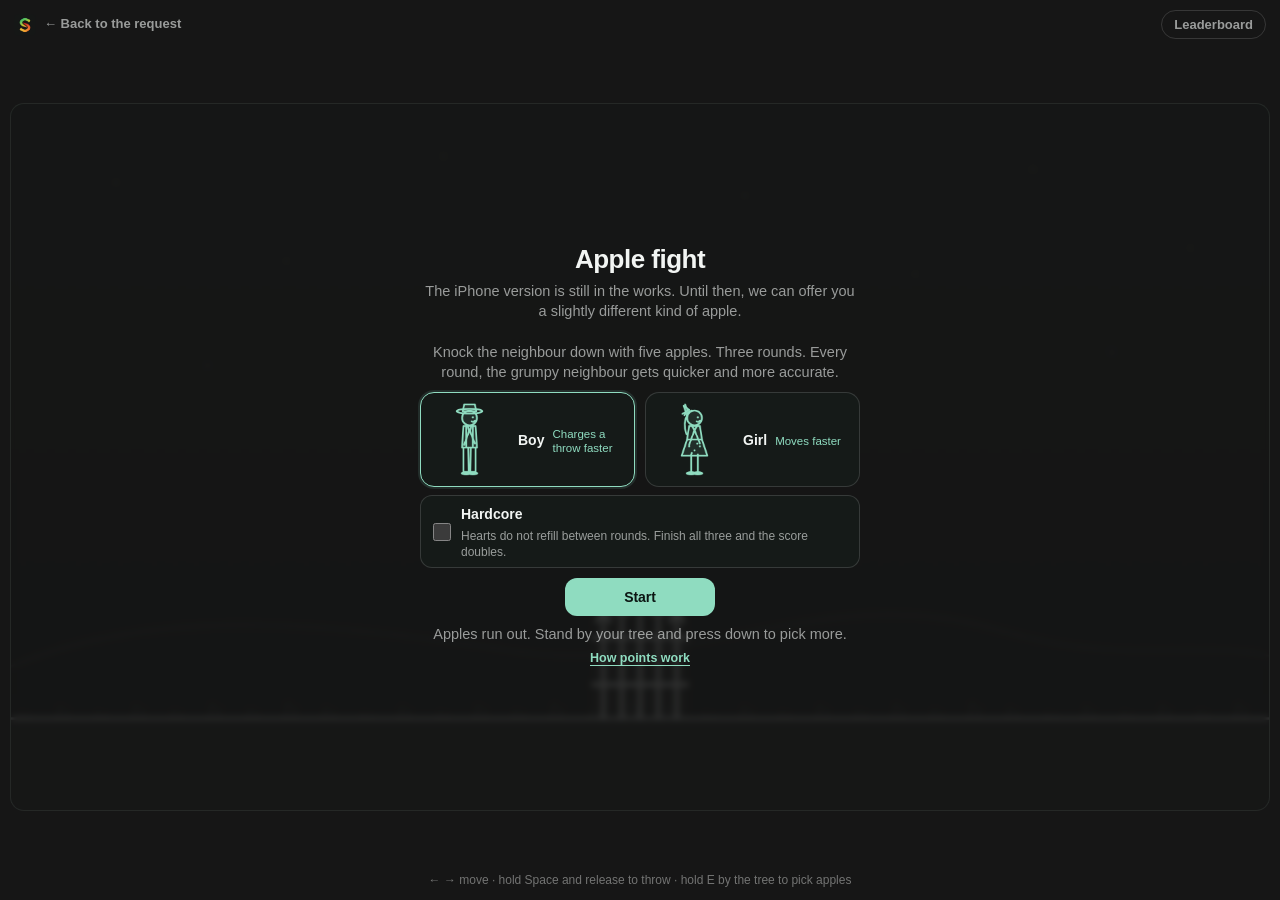
<file: test/alpha/game/index.html>
<!DOCTYPE html>
<html lang="en">
<head>
<meta charset="utf-8">
<meta name="viewport" content="width=device-width, initial-scale=1, viewport-fit=cover, user-scalable=no">
<title>SayMyFood — Apple fight</title>
<link rel="icon" href="../../../brand/saymyfood-mark.png">
<link rel="stylesheet" href="../../../site.css?v=3">
<style>
html,body{height:100%}
body{--pad:8px;--gap:8px;
/* The two margins are unequal on purpose. The left one carries four controls and
   all of the movement, the right one carries throw. So the right margin is only as
   wide as throw needs (96px plus padding) with room for the actions that will join
   it, and the left margin takes what is left - which puts the 16:9 field off-centre,
   nearer the right edge. That is the intended result.
   --fit is the widest the field can be at the height the viewport really has (the
   same sum the .frame rule uses). --zl is 25vw, held between 176px and 248px, and
   grows past that - up to 320px - only where the viewport is wide enough that the
   field is limited by its height and would otherwise leave unused width either side.
   A narrow phone therefore bottoms out at 176px + 112px of margins instead of
   squeezing the field. */
--zr:clamp(112px,12vw,128px);
--fit:calc((100vh - 60px) * 16 / 9);
--zl:clamp(clamp(176px,25vw,248px),calc(100vw - var(--zr) - var(--fit)),320px);
/* --bar is the gather bar. Every size in the margins clears 44px. */
--bar:clamp(48px,11vh,84px);--bar:clamp(48px,11dvh,84px);
/* The band at the bottom of every overlay that stays free of anything pressable.
   It shrinks with the viewport, so a very short phone loses band before it loses box. */
--band:min(120px,26vh);--band:min(120px,26dvh);
margin:0;background:#161616;color:var(--tx);font-family:var(--font);display:flex;flex-direction:column;overflow:hidden;touch-action:manipulation;-webkit-user-select:none;user-select:none}
/* A custom property accepts any value, so a vh-then-dvh pair would always keep the
   dvh one, even where dvh does not exist. The dvh version goes in only where it does. */
@supports(height:1dvh){body{--fit:calc((100dvh - 60px) * 16 / 9)}}
.top{display:flex;align-items:center;justify-content:space-between;padding:10px 14px;gap:10px;flex-shrink:0}
.top a{display:flex;align-items:center;gap:8px;color:var(--tx2);text-decoration:none;font-size:13px;font-weight:600}
.top a:hover{color:var(--tx)}
.top .mark{width:22px;height:22px}
.top .brd{color:var(--tx2);background:none;border:1px solid var(--hair2);border-radius:999px;padding:6px 12px;font:600 13px var(--font);cursor:pointer}
.arena{position:relative;flex:1;min-height:0;display:flex;align-items:center;justify-content:center;padding:0 10px}
.frame{position:relative;width:min(100%,calc((100vh - 120px) * 16 / 9));width:min(100%,calc((100dvh - 120px) * 16 / 9));aspect-ratio:16/9;border:1px solid var(--hair);border-radius:14px;overflow:hidden;background:#141816}
canvas{display:block;width:100%;height:100%}
.ov{position:absolute;inset:0;display:flex;align-items:flex-start;justify-content:center;padding:14px;background:rgba(22,22,22,.86);backdrop-filter:blur(3px);overflow-y:auto;overflow-x:hidden;overscroll-behavior:contain;touch-action:pan-y;-webkit-overflow-scrolling:touch;z-index:3}
/* The box must not become its own scroller, or the drag stops at its edge. */
.ov>.box{touch-action:pan-y}
.ov[hidden]{display:none}
.box{max-width:440px;width:100%;text-align:center;margin:auto}
.box h2{margin:0 0 6px;font-size:clamp(18px,3vw,26px);letter-spacing:-.02em;font-weight:700}
.box p{margin:0 0 10px;color:var(--tx2);font-size:clamp(12.5px,1.8vw,14.5px);line-height:1.4;text-wrap:pretty}
.box .btn{padding:11px 22px;font-size:14px;border-radius:12px;min-width:150px}
.box .ghost{background:none;border:1px solid var(--hair2);color:var(--tx);padding:10px 20px;border-radius:12px;font:600 14px var(--font);cursor:pointer}
.row{display:flex;gap:10px;justify-content:center;flex-wrap:wrap}
.heroes{display:grid;grid-template-columns:1fr 1fr;gap:10px;margin:8px 0 8px}
.hero{border:1px solid var(--hair2);border-radius:14px;padding:6px 8px;background:var(--card);cursor:pointer;color:var(--tx);font:inherit;transition:border-color .15s;display:flex;align-items:center;gap:8px;text-align:left}
.hero.on{border-color:var(--mint);box-shadow:0 0 0 2px var(--mint-dim)}
.hero canvas{display:block;flex-shrink:0;width:auto;height:clamp(48px,9vh,84px);height:clamp(48px,9dvh,84px);aspect-ratio:1}
.hero b{display:block;font-size:14px;line-height:1.2}
.hero small{display:block;color:var(--mint);font-size:11.5px;margin-top:3px;line-height:1.25}
.hard{display:flex;align-items:center;gap:10px;text-align:left;margin:0 0 10px;padding:7px 12px;border:1px solid var(--hair2);border-radius:12px;cursor:pointer;background:var(--card)}
.hard:has(input:checked){border-color:#F2717A;box-shadow:0 0 0 2px rgba(242,113,122,.20)}
.hard:has(input:checked) b{color:#F2717A}
.hard input{accent-color:#F2717A;width:18px;height:18px;margin:0;flex-shrink:0}
.hard b{display:block;font-size:14px}.hard small{display:block;font-size:12px;color:var(--tx2);line-height:1.35;margin-top:2px}
.stats{font-size:13.5px}.stats .sum{border-top:1px solid var(--hair2);padding-top:5px;margin-top:3px;color:var(--tx);font-weight:700}.stats .x2{grid-column:1/-1;color:#F2717A;font-weight:700;font-size:13px;margin-top:2px}
.stats{display:grid;grid-template-columns:auto auto;gap:4px 22px;justify-content:center;margin:0 0 16px;font-size:14px;color:var(--tx2)}
.stats b{color:var(--tx);text-align:right;font-variant-numeric:tabular-nums}
.big{font-size:clamp(30px,6vw,46px);font-weight:800;letter-spacing:-.03em;color:var(--mint);margin:2px 0 10px;font-variant-numeric:tabular-nums}
.name{display:flex;gap:8px;justify-content:center;margin:0 0 12px}
.name input{flex:1;max-width:220px;padding:10px 12px;font:500 15px var(--font);border-radius:11px;border:1px solid var(--hair2);background:var(--card);color:var(--tx)}
.name input:focus{outline:none;border-color:var(--mint)}
.list{max-height:min(50vh,300px);max-height:min(50dvh,300px);overflow:auto;text-align:left;margin:0 0 14px;border:1px solid var(--hair);border-radius:12px}
.list div{display:grid;grid-template-columns:34px 16px 1fr auto;gap:10px;padding:7px 12px;font-size:14px;border-bottom:1px solid var(--hair);font-variant-numeric:tabular-nums}
.list div:last-child{border-bottom:0}.list div.me{background:var(--mint-dim);color:var(--tx)}.list div.hard span:nth-child(3){color:#F2717A;font-weight:700}
.list .pf{display:flex;align-items:center;justify-content:center;color:var(--tx3)}
.list .pf svg{width:13px;height:13px;fill:none;stroke:currentColor;stroke-width:1.4;stroke-linecap:round;stroke-linejoin:round}
.list div.me .pf{color:var(--tx2)}.list span:first-child{color:var(--tx3)}.list span:last-child{font-weight:700}
#e-list{max-height:min(34vh,210px);max-height:min(34dvh,210px)}
.note{font-size:12px;color:var(--tx3);margin:0 0 12px}
#t-how{margin:8px 0 0}
/* introP is two paragraphs in one string; the blank line between them becomes the gap */
#t-intro-p{white-space:pre-line}
.lnk{background:none;border:0;padding:4px 0 0;color:var(--mint);font:600 12.5px var(--font);cursor:pointer;text-decoration:underline;text-underline-offset:3px}
.rwlist{text-align:left;border:1px solid var(--hair);border-radius:12px;margin:0 0 14px}
.rwlist div{display:flex;align-items:baseline;justify-content:space-between;gap:14px;padding:8px 13px;font-size:13.5px;border-bottom:1px solid var(--hair)}
.rwlist div:last-child{border-bottom:0}.rwlist b{color:var(--mint);font-variant-numeric:tabular-nums;white-space:nowrap;flex-shrink:0}
.rwlist span{min-width:0;overflow-wrap:anywhere}
.rwlist div.x2 b{color:#F2717A}
/* On-screen controls. Landscape only, and only in the black margins beside the
   16:9 field: the whole fight happens in the bottom third of the field, so any
   control drawn over the canvas covers the game. */
.zone{display:none;position:absolute;top:0;bottom:0;z-index:2;padding:var(--pad);gap:var(--gap);
touch-action:none;-webkit-user-select:none;user-select:none;-webkit-touch-callout:none;-webkit-tap-highlight-color:transparent}
/* A cross, as on a joystick: the reserved strip on top, left and right side by side,
   gather a wide bar underneath - and the whole cross sits at the bottom of the margin,
   level with throw on the other side. Left and right are wide rather than tall: tall
   narrow buttons pressed flush against each other let a thumb sliding between them
   land on the seam and hold both.
   Each zone derives its own sizes from its own width. --zw is the usable width once
   the padding is off it. --split is the dead space between left and right - it belongs
   to neither, so a finger resting there holds nothing; it is about a quarter of the
   usable width, 32px at the least and 56px at the most. --arm is one of left/right,
   what is left of the width once the split is taken; --armh is their height, a little
   more than their width so a finger that drifts up or down while sliding sideways is
   still on the button, but capped against the viewport. Each track is a minmax with
   a 44px floor, so a narrow or short phone shrinks instead of breaking. */
.zone.l{left:0;width:var(--zl);--zw:calc(var(--zl) - var(--pad) * 2);
--split:clamp(32px,calc(var(--zw) * .24),56px);--arm:calc((var(--zw) - var(--split)) / 2);
--armh:min(calc(var(--arm) * 1.2),34vh);
grid-template-rows:minmax(44px,1fr) minmax(56px,var(--armh)) minmax(44px,var(--bar))}
@supports(height:1dvh){.zone.l{--armh:min(calc(var(--arm) * 1.2),34dvh)}}
/* Nothing is drawn here. It holds height for movement buttons and `up`, which do not
   exist yet; keeping the room means adding them later moves nothing below it. */
.rsv{pointer-events:none}
/* left and right, side by side with the split between them. The split is a column
   gap, not an element, so there is nothing in it to press. */
.lr{display:grid;grid-template-columns:1fr 1fr;column-gap:var(--split);min-height:0;min-width:0}
/* Rounded squares and rounded rectangles: they pack into a rectangular margin in a
   way a circle cannot. */
.zone.l button{min-width:44px;min-height:44px;width:100%;height:100%;padding:0;cursor:pointer;
display:flex;align-items:center;justify-content:center;border-radius:16px;border:1px solid var(--hair2);
background:rgba(21,26,24,.78);color:var(--tx);font:700 20px var(--font);line-height:1;
touch-action:none;-webkit-tap-highlight-color:transparent;backdrop-filter:blur(3px)}
.zone.l button.act{background:var(--mint-dim);border-color:var(--mint)}
/* Teaching by situation instead of by text: out of apples and standing in the
   gathering zone, so gather is the only move. A quiet ring rather than a flood of
   colour, so it never reads as a pressed state - and it yields to .act when a finger
   really is on it. Under reduced motion the ring is simply there, without pulsing. */
@keyframes gneed{0%,100%{box-shadow:0 0 0 0 rgba(143,220,192,0)}50%{box-shadow:0 0 0 3px rgba(143,220,192,.42)}}
.zone.l button.need{border-color:var(--mint);color:var(--mint);animation:gneed 1.2s ease-in-out infinite}
.zone.l button.need.act{animation:none;box-shadow:none}
@media(prefers-reduced-motion:reduce){.zone.l button.need{animation:none;box-shadow:0 0 0 2px rgba(143,220,192,.34)}}
/* The right zone is narrower than the left, but not cut down to one button: from
   round four on the game gains further actions and this is where they will live.
   Throw sits at the BOTTOM and that is permanent - the 1fr row above it is held open
   and drawn empty, so a button added there later does not move throw out from under
   the thumb. */
.zone.r{right:0;width:var(--zr);--zw:calc(var(--zr) - var(--pad) * 2);--throw:clamp(56px,var(--zw),96px);grid-template-rows:1fr auto}
.thr{width:var(--throw);height:var(--throw);min-width:44px;min-height:44px;padding:0;cursor:pointer;justify-self:center;
display:flex;align-items:center;justify-content:center;border:0;border-radius:24px;
background:rgba(143,220,192,.92);color:#0F1A15;touch-action:none;-webkit-tap-highlight-color:transparent}
.thr svg{width:58%;height:58%;fill:none;stroke:currentColor;stroke-width:2.4;stroke-linecap:round;stroke-linejoin:round}
.thr.act{filter:brightness(1.14);transform:scale(.96)}
.touchhint{display:none}
.keys{font-size:12px;color:var(--tx3);text-align:center;padding:6px 0 10px;flex-shrink:0}
.rot{display:none;position:absolute;inset:0;z-index:4;background:#161616;color:var(--tx2);align-items:center;justify-content:center;text-align:center;padding:30px;font-size:15px;line-height:1.5}
.rot svg{display:block;margin:0 auto 14px;stroke:var(--mint);fill:none;stroke-width:1.8;stroke-linecap:round;stroke-linejoin:round}
/* The only thing to press on this screen. Grey small print read as a footnote, so it
   is now an accent-coloured box with a border: an invitation, not a caption. It is
   still shown only where the Fullscreen API exists - ui.js unhides it - so Safari on
   iPhone sees the rotate screen exactly as it saw it before. The [hidden] rule is what
   makes that true: any author `display` here would otherwise beat the UA rule that
   [hidden] relies on, and the hint would show where tapping does nothing.
   width:fit-content keeps the box around the words while a block puts it on its own
   line under the sentence. */
.rot small{display:block;width:fit-content;margin:20px auto 0;padding:13px 22px;
border:1px solid var(--mint);border-radius:14px;background:var(--mint-dim);
color:var(--mint);font:700 16.5px/1.3 var(--font)}
.rot small[hidden]{display:none}
@media(pointer:coarse){.keys{display:none}.touchhint{display:block;margin:8px 0 0}.top{padding:6px 10px}.arena{padding:0 6px 6px}.frame{width:min(100%,calc((100vh - 60px) * 16 / 9));width:min(100%,calc((100dvh - 60px) * 16 / 9))}}
/* The zones sit in the margins, so the arena is padded by exactly their widths - the
   left one wider - and the frame centres in what is left. The field never ends up
   under a control. */
@media(pointer:coarse) and (orientation:landscape){.arena{padding:0 var(--zr) 6px var(--zl)}.zone.l,.zone.r{display:grid}}
/* No live controls while a screen is up. Wins on specificity, whatever the order. */
.arena:has(.ov:not([hidden])) .zone{display:none}
/* Short landscape - a phone, with or without fullscreen. The overlay is wide and
   not tall, so: two columns where a column actually buys height, smaller type,
   and the box is allowed to use the width it has. Desktop never sees any of this. */
@media (orientation:landscape) and (max-height:520px){
.box{max-width:none}
.box h2{font-size:16.5px;margin:0 0 3px}
.box p{font-size:11.5px;line-height:1.35;margin:0 0 5px}
.note{font-size:10.5px;margin:0 0 6px}
.box .btn{padding:8px 16px;font-size:12.5px;min-width:0}
.box .ghost{padding:7px 14px;font-size:12.5px}
.row{gap:8px}
.big{font-size:30px;margin:0 0 4px}
.list div{font-size:12.5px;padding:5px 10px}
/* intro: what this is on the left, what to choose on the right. The left column
   is the shorter one, so the long paragraph costs no height at all. */
#ov-intro .box{display:grid;grid-template-columns:1.05fr 1fr;gap:0 16px;text-align:left;align-content:center;
grid-template-areas:"head heroes" "intro heroes" "how hard" "hint play" "rw play"}
#t-intro-h{grid-area:head}#t-intro-p{grid-area:intro}
#t-how{grid-area:how;margin:0 0 4px}#t-keys-touch{grid-area:hint}#rw-open{grid-area:rw;justify-self:start}
.heroes{grid-area:heroes;grid-template-columns:1fr;gap:6px;margin:0}
.hero canvas{height:44px}
.hero b{font-size:12.5px}.hero small{font-size:10.5px;margin-top:1px}
.hard{grid-area:hard;margin:0 0 6px;padding:6px 10px}
.hard b{font-size:12.5px}.hard small{font-size:10.5px}
#ov-intro .row{grid-area:play}
#ov-intro .row .btn{width:100%}
/* end: the result on the left, saving and the board window on the right */
#ov-end .box{display:grid;grid-template-columns:1fr 1.15fr;gap:0 16px;align-content:center;
grid-template-areas:"head name" "text rank" "score list" "btns list"}
#e-h{grid-area:head}#e-p{grid-area:text}#e-score{grid-area:score}
.name{grid-area:name;margin:0 0 6px}
.name input{padding:7px 10px;font-size:13px}
#e-rank{grid-area:rank}
#e-list{grid-area:list;margin:0;max-height:min(40vh,132px);max-height:min(40dvh,132px)}
#ov-end .row{grid-area:btns}
/* board: the heading and Close share a row, so the height goes to the list */
#ov-board .box{display:grid;grid-template-columns:1fr auto;gap:0 12px;
grid-template-areas:"head close" "list list" "note note"}
#t-board{grid-area:head;align-self:center;text-align:left}
#ov-board .row{grid-area:close}
#list{grid-area:list;margin:0 0 6px;max-height:min(52vh,190px);max-height:min(52dvh,190px)}
#b-note{grid-area:note;margin:0}
/* round summary and the scoring table: no column to gain, just less height */
.stats{font-size:12px;gap:2px 16px;margin:0 0 8px}
.stats .x2{font-size:11.5px}
.rwlist{display:grid;grid-template-columns:1fr 1fr;margin:0 0 8px}
.rwlist div{font-size:11.5px;padding:5px 10px}
.rwlist div:nth-last-child(-n+2){border-bottom:0}
}
/* Chrome for Android paints its own "To exit full screen, drag from the top" toast at
   the BOTTOM CENTRE of the screen, over the page, for about three seconds after
   fullscreen begins. It is not ours - it cannot be removed, moved or hurried - and on
   the owner's phone it landed on Start, so the game could not be started until it went
   away. The answer is to put nothing pressable there. The band is bottom padding on the
   overlay, which is the scroller: the box centres in what is left, so every button on
   every screen rises with it - Start, Save, Play again, Close, Next round and Resume.
   Degrading: the band is 26dvh until that exceeds 120px, so a short viewport gives up
   band before it gives up box; and if a box is taller than what remains it scrolls, with
   the band still below it as runway rather than as a place a resting button can sit. */
@media(pointer:coarse) and (orientation:landscape){
.ov{padding-bottom:var(--band)}
/* Start is the one thing to do on the intro screen and should read as the one thing:
   larger, and at the top of its own area rather than settled at the bottom of it. */
#play{padding:14px 22px;font-size:16px;border-radius:14px}
#ov-intro .row{align-self:start}
}
@media(pointer:coarse) and (orientation:portrait){.rot{display:flex}.arena,.top{visibility:hidden}}
</style>
</head>
<body>
<div class="top">
<a href="../index.html" id="back"><span class="mark nosheen"><img src="../../../brand/saymyfood-mark.png" alt=""></span><span id="t-back">← Back to the request</span></a>
<button class="brd" id="brd">Leaderboard</button>
</div>
<div class="arena">
<div class="zone l">
<div class="rsv" aria-hidden="true"></div>
<div class="lr">
<button data-k="left">◀</button>
<button data-k="right">▶</button>
</div>
<button data-k="gather" id="p-gather">▼</button>
</div>
<div class="frame">
<canvas id="cv" width="960" height="540"></canvas>
<div class="ov" id="ov-intro"><div class="box">
<h2 id="t-intro-h"></h2><p id="t-intro-p"></p>
<div class="heroes">
<button class="hero on" data-h="boy"><canvas width="120" height="120"></canvas><b id="t-boy"></b><small id="t-boy-s"></small></button>
<button class="hero" data-h="girl"><canvas width="120" height="120"></canvas><b id="t-girl"></b><small id="t-girl-s"></small></button>
</div>
<label class="hard"><input type="checkbox" id="hard"><span><b id="t-hard"></b><small id="t-hard-s"></small></span></label>
<div class="row"><button class="btn" id="play"></button></div>
<p class="note" id="t-how"></p>
<p class="note touchhint" id="t-keys-touch"></p>
<button class="lnk" id="rw-open"></button>
</div></div>
<div class="ov" id="ov-clear" hidden><div class="box">
<h2 id="c-h"></h2>
<div class="stats"><span id="t-time"></span><b id="c-time"></b><span id="t-round"></span><b id="c-round"></b><span id="t-hearts"></span><b id="c-hearts"></b><span id="t-bonus"></span><b id="c-bonus"></b><span id="t-earned"></span><b id="c-earned"></b><span class="sum" id="t-lv"></span><b class="sum" id="c-lv"></b><span id="t-all"></span><b id="c-all"></b><span class="x2" id="c-x2" hidden></span></div>
<div class="row"><button class="btn" id="next"></button></div>
</div></div>
<div class="ov" id="ov-end" hidden><div class="box">
<h2 id="e-h"></h2><p id="e-p"></p><div class="big" id="e-score"></div>
<div class="name"><input id="nm" maxlength="24" autocomplete="nickname"><button class="btn" id="save"></button></div>
<p class="note" id="e-rank"></p>
<div class="list" id="e-list" hidden></div>
<div class="row"><button class="ghost" id="again"></button><button class="ghost" id="e-brd"></button></div>
</div></div>
<div class="ov" id="ov-rw" hidden><div class="box">
<h2 id="t-rw-h"></h2><div class="rwlist" id="t-rewards"></div>
<div class="row"><button class="ghost" id="rw-close"></button></div>
</div></div>
<div class="ov" id="ov-board" hidden><div class="box">
<h2 id="t-board"></h2><div class="list" id="list"></div><p class="note" id="b-note"></p>
<div class="row"><button class="ghost" id="b-close"></button></div>
</div></div>
<div class="ov" id="ov-pause" hidden><div class="box">
<h2 id="t-pause-h"></h2>
<div class="row"><button class="btn" id="pz-resume"></button></div>
</div></div>
</div>
<div class="zone r">
<div class="rsv" aria-hidden="true"></div>
<button class="thr" data-k="throw" id="p-throw"><svg viewBox="0 0 40 40" aria-hidden="true"><path d="M5 33.5C8.5 21 18 12.6 28.5 10.2" stroke-dasharray="3.5 4.5"/><circle cx="30.6" cy="10.4" r="5.6" fill="currentColor" stroke="none"/><path d="M30.6 4.8V2.4"/></svg></button></div>
</div>
<div class="rot" id="rot"><div><svg width="44" height="44" viewBox="0 0 24 24"><rect x="7" y="2" width="10" height="20" rx="2"></rect><path d="M20 8a8 8 0 0 1 2 5M4 16a8 8 0 0 1-2-5"></path></svg><span id="t-rot"></span><small id="t-rot-tap" hidden></small></div></div>
<div class="keys" id="t-keys"></div>
<script src="art.js?v=3"></script>
<script src="board.js?v=3"></script>
<script src="game.js?v=3"></script>
<script src="ui.js?v=3"></script>
</body>
</html>
</file>
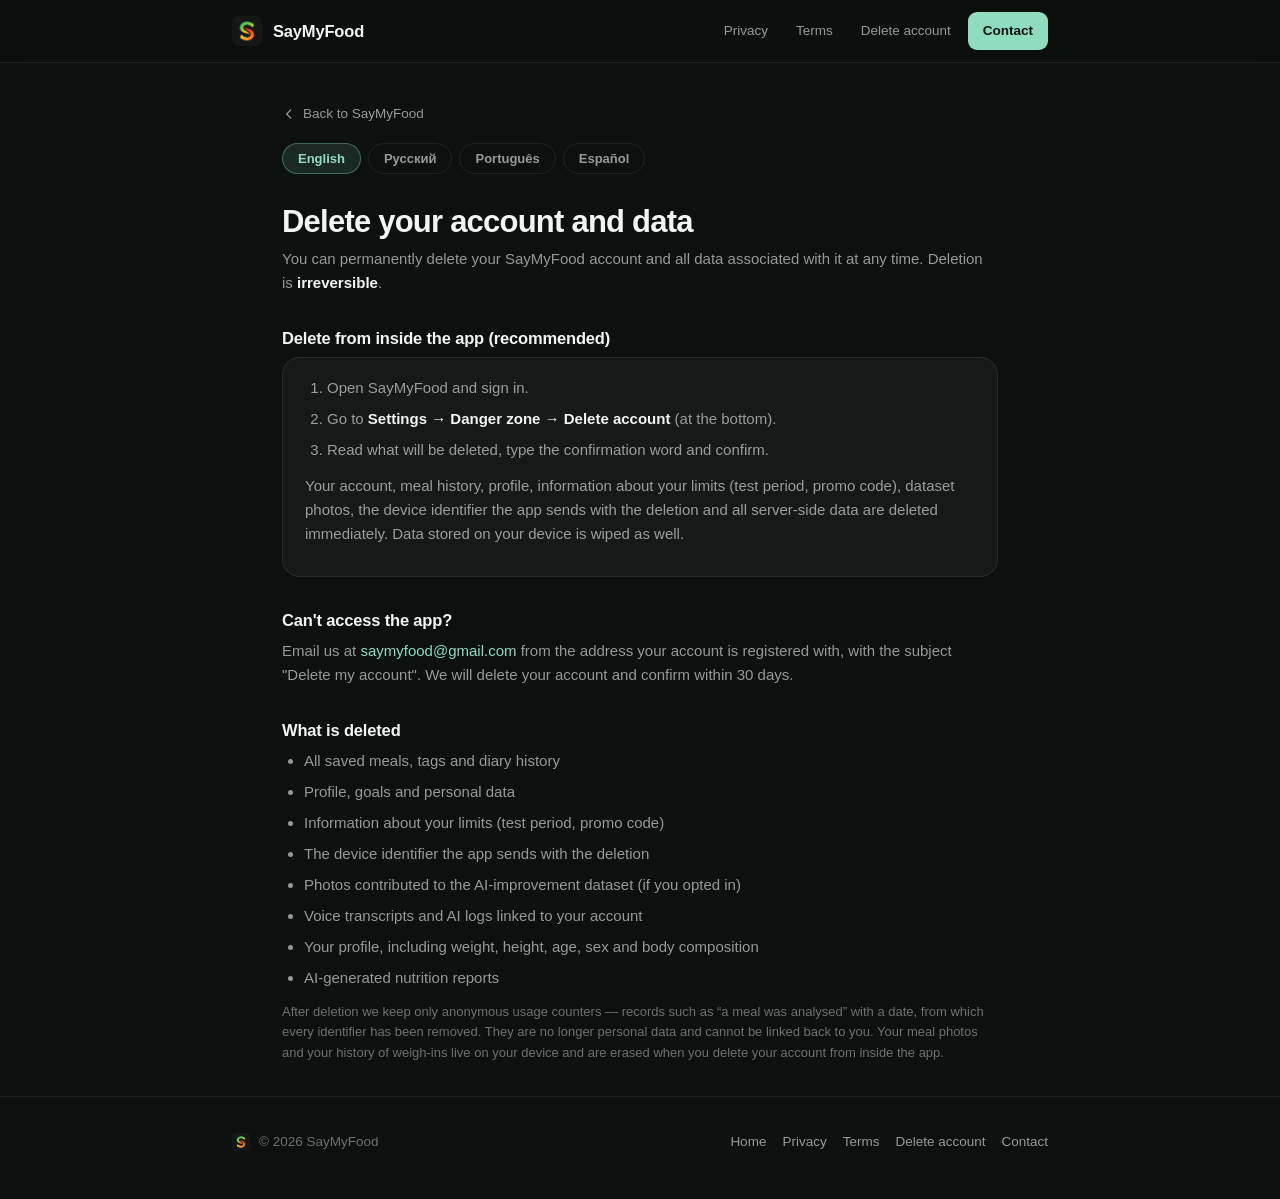
<file: delete-account.html>
<!DOCTYPE html>
<html lang="en">
<head>
<meta charset="utf-8">
<meta name="viewport" content="width=device-width, initial-scale=1">
<title>SayMyFood — Delete your account</title>
<link rel="icon" href="brand/saymyfood-mark.png">
<link rel="stylesheet" href="site.css?v=3">
</head>
<body>
<header><div class="wrap hd">
<a class="hd-brand" href="index.html"><span class="mark nosheen"><img src="brand/saymyfood-mark.png" alt="SayMyFood"></span>SayMyFood</a>
<nav class="hd-nav">
<a class="hide-s" href="privacy.html">Privacy</a>
<a class="hide-s" href="terms.html">Terms</a>
<a class="hide-s" href="delete-account.html">Delete account</a>
<a class="cta" href="mailto:saymyfood@gmail.com">Contact</a>
</nav>
</div></header>
<main class="legal">
<div class="legal-top"><a class="back" href="index.html"><svg width="14" height="14" viewBox="0 0 24 24" fill="none" stroke="currentColor" stroke-width="2.2" stroke-linecap="round" stroke-linejoin="round"><path d="M15 5l-7 7 7 7"></path></svg>Back to SayMyFood</a></div>
<nav class="lang" aria-label="Language">
<button data-lang="en" class="active">English</button>
<button data-lang="ru">Русский</button>
<button data-lang="pt">Português</button>
<button data-lang="es">Español</button>
</nav>
<!-- ══════════════════════ EN ══════════════════════ -->
<section data-section="en">
  <h1>Delete your account and data</h1>
  <p>You can permanently delete your SayMyFood account and all data associated with it at any time. Deletion is <strong>irreversible</strong>.</p>

  <h2>Delete from inside the app (recommended)</h2>
  <div class="card">
    <ol>
      <li>Open SayMyFood and sign in.</li>
      <li>Go to <strong>Settings → Danger zone → Delete account</strong> (at the bottom).</li>
      <li>Read what will be deleted, type the confirmation word and confirm.</li>
    </ol>
    <p>Your account, meal history, profile, information about your limits (test period, promo code), dataset photos, the device identifier the app sends with the deletion and all server-side data are deleted immediately. Data stored on your device is wiped as well.</p>
  </div>

  <h2>Can't access the app?</h2>
  <p>Email us at <a href="mailto:saymyfood@gmail.com">saymyfood@gmail.com</a> from the address your account is registered with, with the subject "Delete my account". We will delete your account and confirm within 30 days.</p>

  <h2>What is deleted</h2>
  <ul>
    <li>All saved meals, tags and diary history</li>
    <li>Profile, goals and personal data</li>
    <li>Information about your limits (test period, promo code)</li>
    <li>The device identifier the app sends with the deletion</li>
    <li>Photos contributed to the AI-improvement dataset (if you opted in)</li>
    <li>Voice transcripts and AI logs linked to your account</li>
    <li>Your profile, including weight, height, age, sex and body composition</li>
    <li>AI-generated nutrition reports</li>
  </ul>
  <p class="muted">After deletion we keep only anonymous usage counters — records such as “a meal was analysed” with a date, from which every identifier has been removed. They are no longer personal data and cannot be linked back to you. Your meal photos and your history of weigh-ins live on your device and are erased when you delete your account from inside the app.</p>
</section>

<!-- ══════════════════════ RU ══════════════════════ -->
<section data-section="ru" hidden>
  <h1>Удаление аккаунта и данных</h1>
  <p>Вы можете в любой момент безвозвратно удалить аккаунт SayMyFood и все связанные с ним данные. Удаление <strong>необратимо</strong>.</p>

  <h2>Удаление из приложения (рекомендуется)</h2>
  <div class="card">
    <ol>
      <li>Откройте SayMyFood и войдите в аккаунт.</li>
      <li>Перейдите в <strong>Настройки → Опасная зона → Удалить аккаунт</strong> (внизу).</li>
      <li>Прочитайте, что будет удалено, введите слово подтверждения и подтвердите.</li>
    </ol>
    <p>Аккаунт, история приёмов пищи, профиль, сведения о ваших лимитах (тестовый период, промокод), фотографии датасета, идентификатор устройства, который приложение передаёт при удалении, и все серверные данные удаляются немедленно. Данные на устройстве также стираются.</p>
  </div>

  <h2>Нет доступа к приложению?</h2>
  <p>Напишите нам на <a href="mailto:saymyfood@gmail.com">saymyfood@gmail.com</a> с адреса, на который зарегистрирован аккаунт, с темой «Удалите мой аккаунт». Мы удалим аккаунт и подтвердим это в течение 30 дней.</p>

  <h2>Что удаляется</h2>
  <ul>
    <li>Все сохранённые приёмы пищи, теги и история дневника</li>
    <li>Профиль, цели и персональные данные</li>
    <li>Сведения о ваших лимитах (тестовый период, промокод)</li>
    <li>Идентификатор устройства, который приложение передаёт при удалении</li>
    <li>Фотографии, переданные в датасет улучшения ИИ (если вы давали согласие)</li>
    <li>Голосовые транскрипты и AI-логи, связанные с аккаунтом</li>
    <li>Ваш профиль, включая вес, рост, возраст, пол и состав тела</li>
    <li>Отчёты о питании, созданные ИИ</li>
  </ul>
  <p class="muted">После удаления у нас остаются только анонимные счётчики использования — записи вида «приём пищи проанализирован» с датой, из которых удалены все идентификаторы. Они больше не являются персональными данными и не могут быть связаны с вами. Ваши фотографии еды и история взвешиваний находятся на вашем устройстве и стираются, когда вы удаляете аккаунт из приложения.</p>
</section>

<!-- ══════════════════════ PT ══════════════════════ -->
<section data-section="pt" hidden>
  <h1>Excluir sua conta e seus dados</h1>
  <p>Você pode excluir permanentemente sua conta SayMyFood e todos os dados associados a ela a qualquer momento. A exclusão é <strong>irreversível</strong>.</p>

  <h2>Excluir pelo aplicativo (recomendado)</h2>
  <div class="card">
    <ol>
      <li>Abra o SayMyFood e entre na sua conta.</li>
      <li>Vá em <strong>Configurações → Zona de perigo → Excluir conta</strong> (embaixo).</li>
      <li>Leia o que será excluído, digite a palavra de confirmação e confirme.</li>
    </ol>
    <p>Sua conta, histórico de refeições, perfil, informações sobre seus limites (período de testes, código promocional), fotos do conjunto de dados, o identificador do dispositivo que o aplicativo envia na exclusão e todos os dados no servidor são excluídos imediatamente. Os dados no dispositivo também são apagados.</p>
  </div>

  <h2>Sem acesso ao aplicativo?</h2>
  <p>Envie um e-mail para <a href="mailto:saymyfood@gmail.com">saymyfood@gmail.com</a> a partir do endereço com o qual sua conta foi registrada, com o assunto "Excluir minha conta". Excluiremos sua conta e confirmaremos em até 30 dias.</p>

  <h2>O que é excluído</h2>
  <ul>
    <li>Todas as refeições salvas, etiquetas e o histórico do diário</li>
    <li>Perfil, metas e dados pessoais</li>
    <li>Informações sobre seus limites (período de testes, código promocional)</li>
    <li>O identificador do dispositivo que o aplicativo envia na exclusão</li>
    <li>Fotos contribuídas ao conjunto de dados de melhoria da IA (se você aceitou participar)</li>
    <li>Transcrições de voz e registros de IA vinculados à conta</li>
    <li>Seu perfil, incluindo peso, altura, idade, sexo e composição corporal</li>
    <li>Relatórios de nutrição gerados por IA</li>
  </ul>
  <p class="muted">Após a exclusão, guardamos apenas contadores de uso anônimos — registros como “uma refeição foi analisada” com uma data, dos quais todos os identificadores foram removidos. Eles deixam de ser dados pessoais e não podem ser ligados a você. As suas fotos de refeições e o seu histórico de pesagens ficam no seu dispositivo e são apagados quando você exclui a conta pelo aplicativo.</p>
</section>

<!-- ══════════════════════ ES ══════════════════════ -->
<section data-section="es" hidden>
  <h1>Eliminar tu cuenta y tus datos</h1>
  <p>Puedes eliminar permanentemente tu cuenta de SayMyFood y todos los datos asociados a ella en cualquier momento. La eliminación es <strong>irreversible</strong>.</p>

  <h2>Eliminar desde la aplicación (recomendado)</h2>
  <div class="card">
    <ol>
      <li>Abre SayMyFood e inicia sesión.</li>
      <li>Ve a <strong>Ajustes → Zona de peligro → Eliminar cuenta</strong> (abajo).</li>
      <li>Lee qué se eliminará, escribe la palabra de confirmación y confirma.</li>
    </ol>
    <p>Tu cuenta, historial de comidas, perfil, información sobre tus límites (periodo de pruebas, código promocional), fotos del conjunto de datos, el identificador del dispositivo que la aplicación envía al eliminarla y todos los datos del servidor se eliminan de inmediato. Los datos del dispositivo también se borran.</p>
  </div>

  <h2>¿No puedes acceder a la aplicación?</h2>
  <p>Escríbenos a <a href="mailto:saymyfood@gmail.com">saymyfood@gmail.com</a> desde la dirección con la que está registrada tu cuenta, con el asunto "Eliminar mi cuenta". Eliminaremos tu cuenta y te lo confirmaremos en un plazo de 30 días.</p>

  <h2>Qué se elimina</h2>
  <ul>
    <li>Todas las comidas guardadas, etiquetas y el historial del diario</li>
    <li>Perfil, objetivos y datos personales</li>
    <li>Información sobre tus límites (periodo de pruebas, código promocional)</li>
    <li>El identificador del dispositivo que la aplicación envía al eliminar la cuenta</li>
    <li>Fotos aportadas al conjunto de datos de mejora de la IA (si diste tu consentimiento)</li>
    <li>Transcripciones de voz y registros de IA vinculados a la cuenta</li>
    <li>Tu perfil, incluidos peso, altura, edad, sexo y composición corporal</li>
    <li>Informes de nutrición generados por IA</li>
  </ul>
  <p class="muted">Tras la eliminación conservamos únicamente contadores de uso anónimos — registros del tipo “se ha analizado una comida” con una fecha, de los que se ha eliminado todo identificador. Ya no son datos personales y no pueden vincularse contigo. Tus fotos de comidas y tu historial de pesajes están en tu dispositivo y se borran cuando eliminas tu cuenta desde la aplicación.</p>
</section>
</main>
<footer><div class="wrap ft">
<span style="display:flex;align-items:center;gap:9px"><span class="mark nosheen" style="width:18px;height:18px"><img src="brand/saymyfood-mark.png" alt=""></span>© 2026 SayMyFood</span>
<span class="ft-links"><a href="index.html">Home</a><a href="privacy.html">Privacy</a><a href="terms.html">Terms</a><a href="delete-account.html">Delete account</a><a href="mailto:saymyfood@gmail.com">Contact</a></span>
</div></footer>
<script>
var buttons=document.querySelectorAll('.lang button');
function show(lang){
 document.querySelectorAll('[data-section]').forEach(function(s){s.hidden=s.getAttribute('data-section')!==lang});
 buttons.forEach(function(b){b.classList.toggle('active',b.getAttribute('data-lang')===lang)});
 document.documentElement.lang=lang;
}
buttons.forEach(function(b){b.addEventListener('click',function(){show(b.getAttribute('data-lang'));try{localStorage.setItem('smf_lang',b.getAttribute('data-lang'))}catch(e){}})});
var saved=null;try{saved=localStorage.getItem('smf_lang')}catch(e){}
var nav=saved||(navigator.language||'en').slice(0,2).toLowerCase();
if(['ru','pt','es'].indexOf(nav)!==-1)show(nav);
</script>
</body>
</html>
</file>
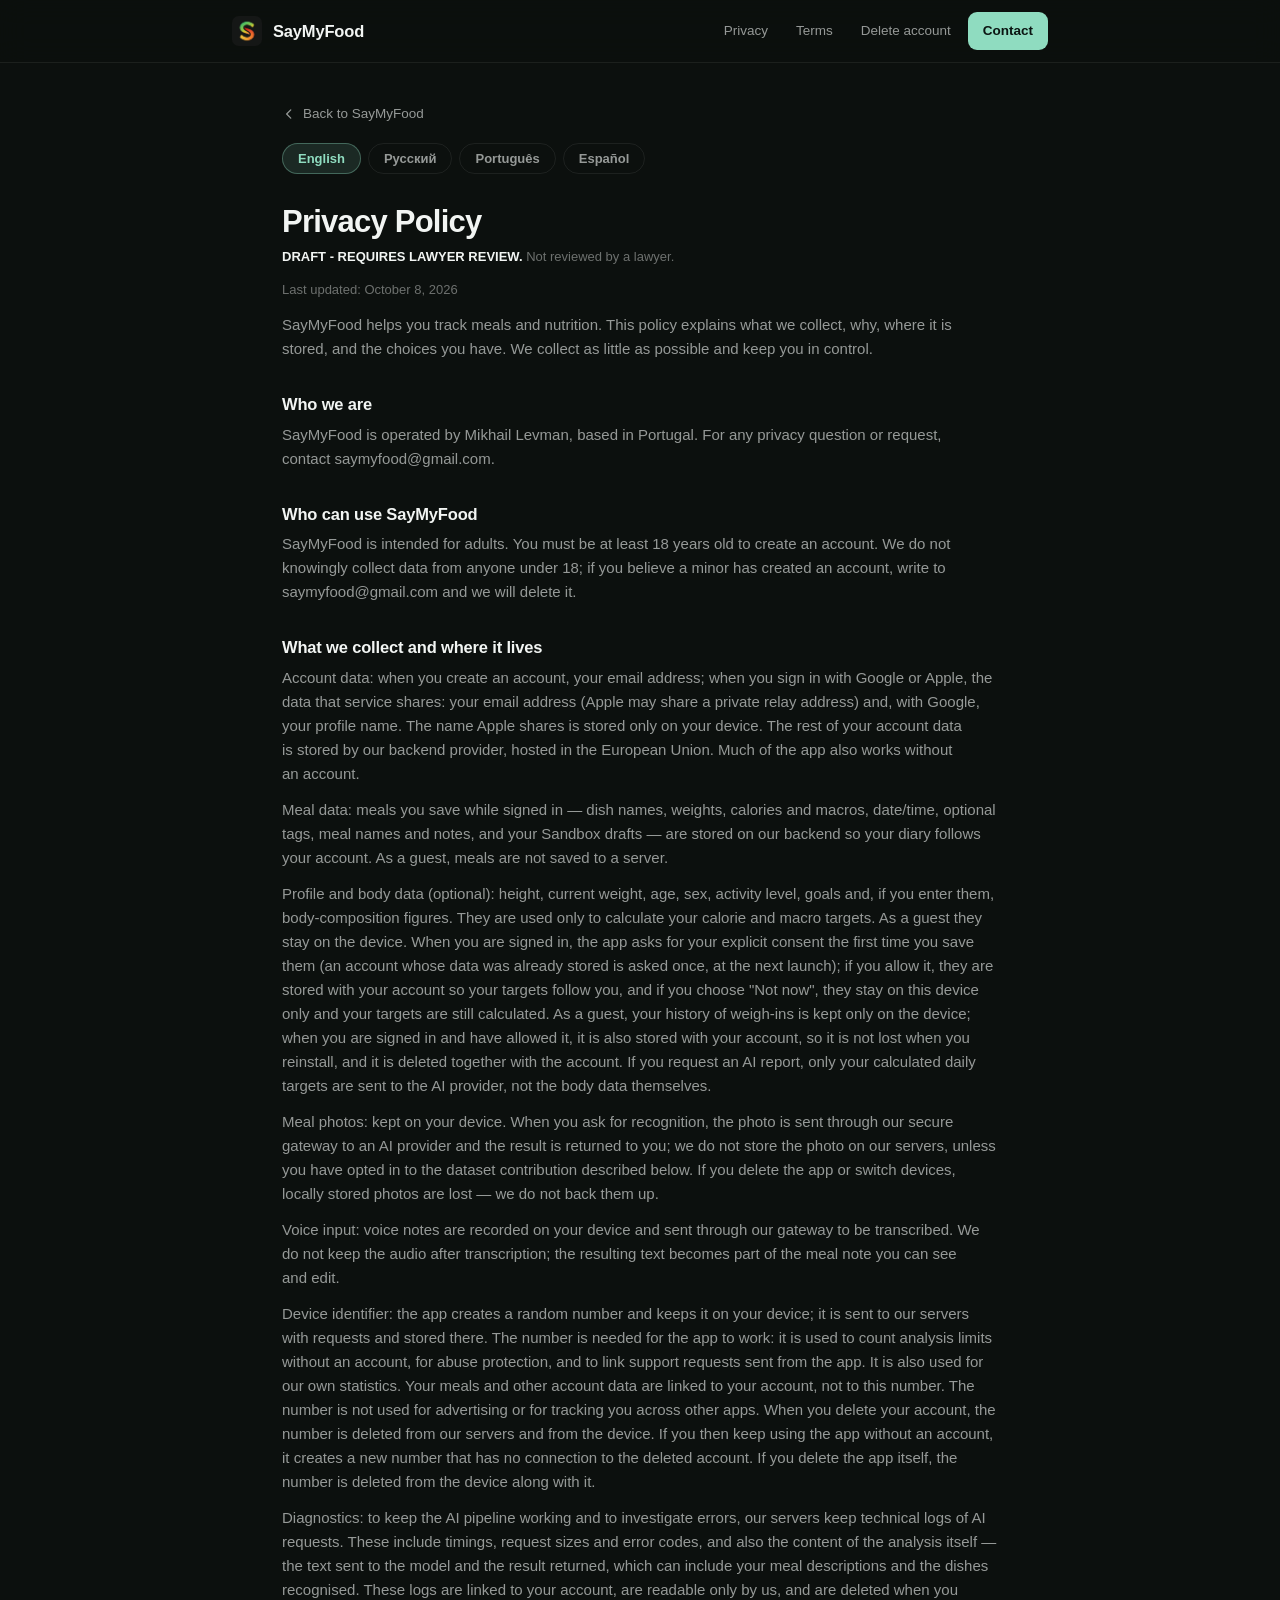
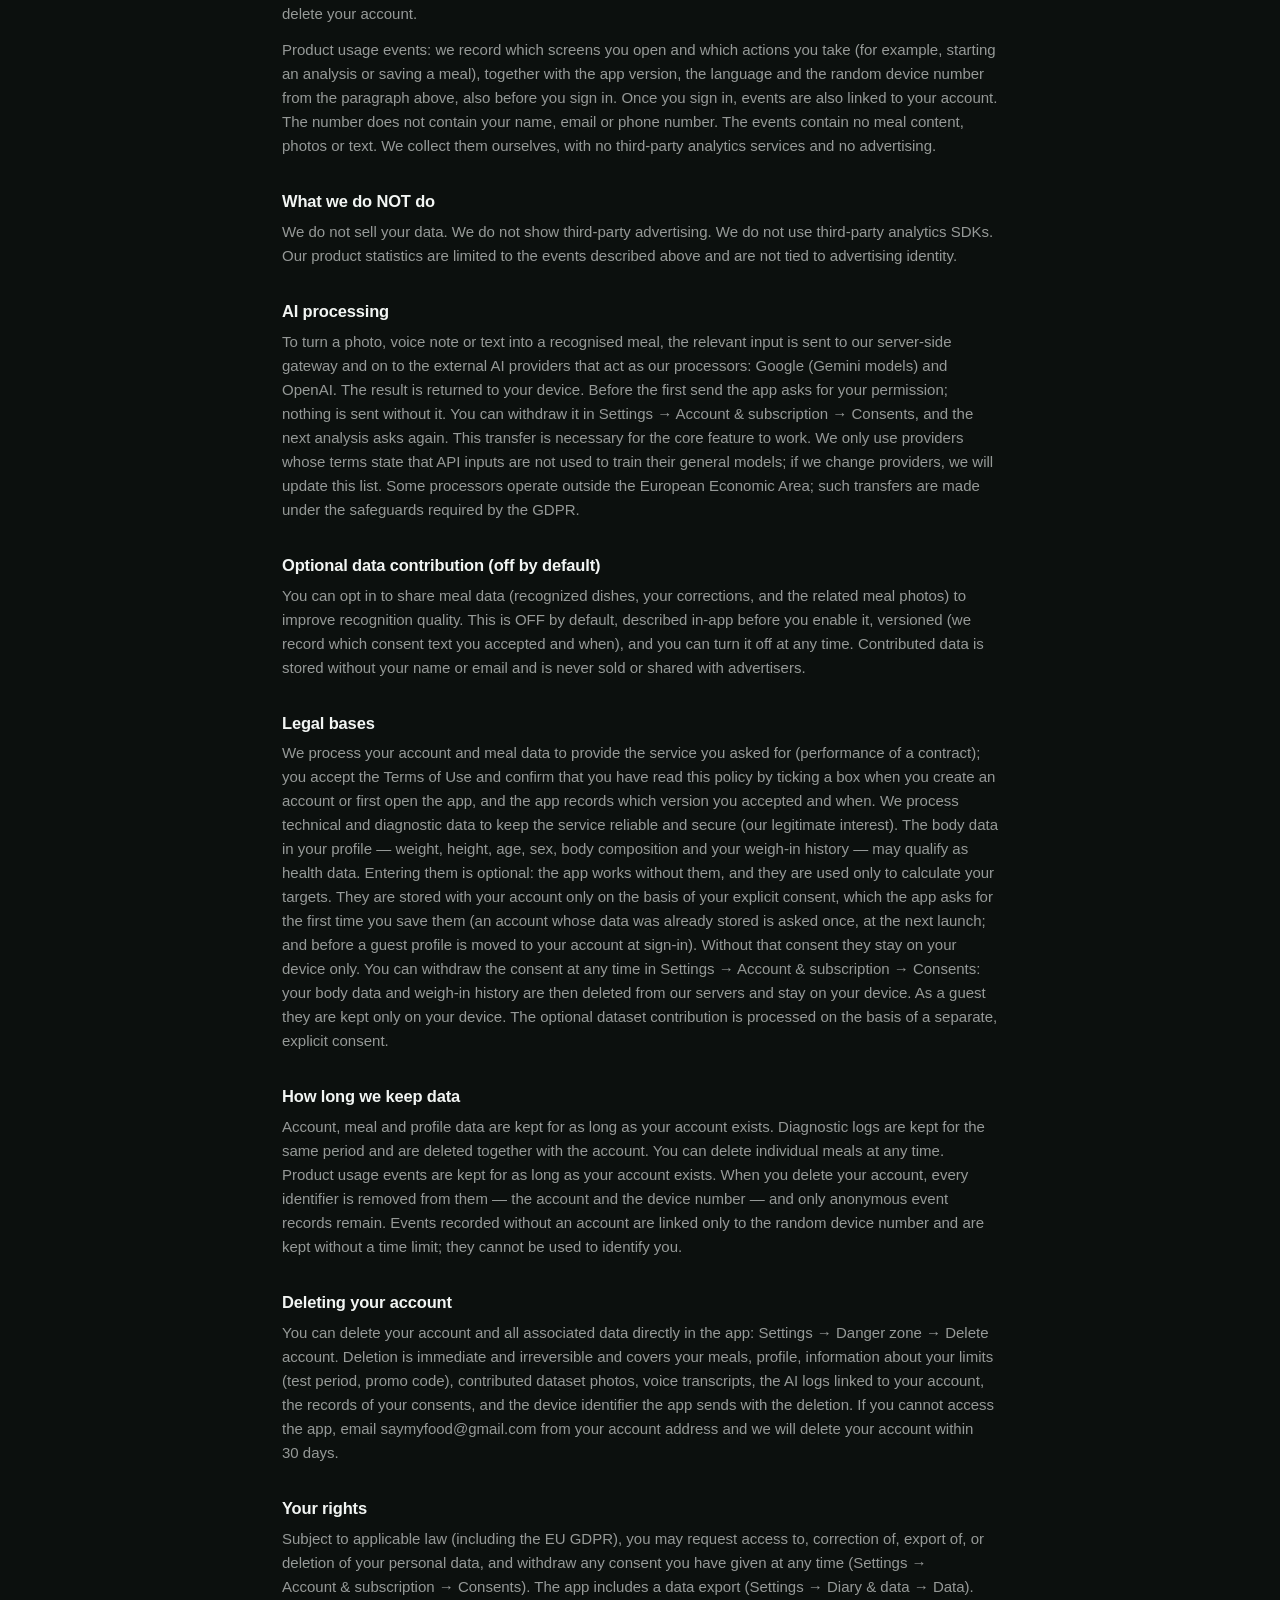
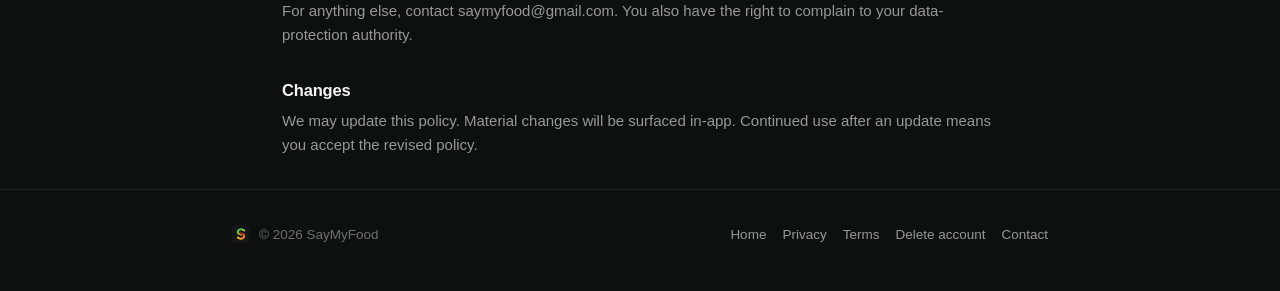
<file: privacy.html>
<!DOCTYPE html>
<html lang="en">
<head>
<meta charset="utf-8">
<meta name="viewport" content="width=device-width, initial-scale=1">
<title>SayMyFood — Privacy Policy</title>
<link rel="icon" href="brand/saymyfood-mark.png">
<link rel="stylesheet" href="site.css?v=3">
</head>
<body>
<header><div class="wrap hd">
<a class="hd-brand" href="index.html"><span class="mark nosheen"><img src="brand/saymyfood-mark.png" alt="SayMyFood"></span>SayMyFood</a>
<nav class="hd-nav">
<a class="hide-s" href="privacy.html">Privacy</a>
<a class="hide-s" href="terms.html">Terms</a>
<a class="hide-s" href="delete-account.html">Delete account</a>
<a class="cta" href="mailto:saymyfood@gmail.com">Contact</a>
</nav>
</div></header>
<main class="legal">
<div class="legal-top"><a class="back" href="index.html"><svg width="14" height="14" viewBox="0 0 24 24" fill="none" stroke="currentColor" stroke-width="2.2" stroke-linecap="round" stroke-linejoin="round"><path d="M15 5l-7 7 7 7"></path></svg>Back to SayMyFood</a></div>
<nav class="lang" aria-label="Language">
<button data-lang="en" class="active">English</button>
<button data-lang="ru">Русский</button>
<button data-lang="pt">Português</button>
<button data-lang="es">Español</button>
</nav>
<section data-section="en">
  <h1>Privacy Policy</h1>
  <p class="muted"><strong>DRAFT - REQUIRES LAWYER REVIEW.</strong> Not reviewed by a lawyer.</p>
  <p class="muted">Last updated: October 8, 2026</p>
  <p>SayMyFood helps you track meals and nutrition. This policy explains what we collect, why, where it is stored, and the choices you have. We collect as little as possible and keep you in control.</p>
  <h2>Who we are</h2>
  <p>SayMyFood is operated by Mikhail Levman, based in Portugal. For any privacy question or request, contact saymyfood@gmail.com.</p>
  <h2>Who can use SayMyFood</h2>
  <p>SayMyFood is intended for adults. You must be at least 18 years old to create an account. We do not knowingly collect data from anyone under 18; if you believe a minor has created an account, write to saymyfood@gmail.com and we will delete it.</p>
  <h2>What we collect and where it lives</h2>
  <p>Account data: when you create an account, your email address; when you sign in with Google or Apple, the data that service shares: your email address (Apple may share a private relay address) and, with Google, your profile name. The name Apple shares is stored only on your device. The rest of your account data is stored by our backend provider, hosted in the European Union. Much of the app also works without an account.</p>
  <p>Meal data: meals you save while signed in — dish names, weights, calories and macros, date/time, optional tags, meal names and notes, and your Sandbox drafts — are stored on our backend so your diary follows your account. As a guest, meals are not saved to a server.</p>
  <p>Profile and body data (optional): height, current weight, age, sex, activity level, goals and, if you enter them, body-composition figures. They are used only to calculate your calorie and macro targets. As a guest they stay on the device. When you are signed in, the app asks for your explicit consent the first time you save them (an account whose data was already stored is asked once, at the next launch); if you allow it, they are stored with your account so your targets follow you, and if you choose "Not now", they stay on this device only and your targets are still calculated. As a guest, your history of weigh-ins is kept only on the device; when you are signed in and have allowed it, it is also stored with your account, so it is not lost when you reinstall, and it is deleted together with the account. If you request an AI report, only your calculated daily targets are sent to the AI provider, not the body data themselves.</p>
  <p>Meal photos: kept on your device. When you ask for recognition, the photo is sent through our secure gateway to an AI provider and the result is returned to you; we do not store the photo on our servers, unless you have opted in to the dataset contribution described below. If you delete the app or switch devices, locally stored photos are lost — we do not back them up.</p>
  <p>Voice input: voice notes are recorded on your device and sent through our gateway to be transcribed. We do not keep the audio after transcription; the resulting text becomes part of the meal note you can see and edit.</p>
  <p>Device identifier: the app creates a random number and keeps it on your device; it is sent to our servers with requests and stored there. The number is needed for the app to work: it is used to count analysis limits without an account, for abuse protection, and to link support requests sent from the app. It is also used for our own statistics. Your meals and other account data are linked to your account, not to this number. The number is not used for advertising or for tracking you across other apps. When you delete your account, the number is deleted from our servers and from the device. If you then keep using the app without an account, it creates a new number that has no connection to the deleted account. If you delete the app itself, the number is deleted from the device along with it.</p>
  <p>Diagnostics: to keep the AI pipeline working and to investigate errors, our servers keep technical logs of AI requests. These include timings, request sizes and error codes, and also the content of the analysis itself — the text sent to the model and the result returned, which can include your meal descriptions and the dishes recognised. These logs are linked to your account, are readable only by us, and are deleted when you delete your account.</p>
  <p>Product usage events: we record which screens you open and which actions you take (for example, starting an analysis or saving a meal), together with the app version, the language and the random device number from the paragraph above, also before you sign in. Once you sign in, events are also linked to your account. The number does not contain your name, email or phone number. The events contain no meal content, photos or text. We collect them ourselves, with no third-party analytics services and no advertising.</p>
  <h2>What we do NOT do</h2>
  <p>We do not sell your data. We do not show third-party advertising. We do not use third-party analytics SDKs. Our product statistics are limited to the events described above and are not tied to advertising identity.</p>
  <h2>AI processing</h2>
  <p>To turn a photo, voice note or text into a recognised meal, the relevant input is sent to our server-side gateway and on to the external AI providers that act as our processors: Google (Gemini models) and OpenAI. The result is returned to your device. Before the first send the app asks for your permission; nothing is sent without it. You can withdraw it in Settings → Account &amp; subscription → Consents, and the next analysis asks again. This transfer is necessary for the core feature to work. We only use providers whose terms state that API inputs are not used to train their general models; if we change providers, we will update this list. Some processors operate outside the European Economic Area; such transfers are made under the safeguards required by the GDPR.</p>
  <h2>Optional data contribution (off by default)</h2>
  <p>You can opt in to share meal data (recognized dishes, your corrections, and the related meal photos) to improve recognition quality. This is OFF by default, described in-app before you enable it, versioned (we record which consent text you accepted and when), and you can turn it off at any time. Contributed data is stored without your name or email and is never sold or shared with advertisers.</p>
  <h2>Legal bases</h2>
  <p>We process your account and meal data to provide the service you asked for (performance of a contract); you accept the Terms of Use and confirm that you have read this policy by ticking a box when you create an account or first open the app, and the app records which version you accepted and when. We process technical and diagnostic data to keep the service reliable and secure (our legitimate interest). The body data in your profile — weight, height, age, sex, body composition and your weigh-in history — may qualify as health data. Entering them is optional: the app works without them, and they are used only to calculate your targets. They are stored with your account only on the basis of your explicit consent, which the app asks for the first time you save them (an account whose data was already stored is asked once, at the next launch; and before a guest profile is moved to your account at sign-in). Without that consent they stay on your device only. You can withdraw the consent at any time in Settings → Account &amp; subscription → Consents: your body data and weigh-in history are then deleted from our servers and stay on your device. As a guest they are kept only on your device. The optional dataset contribution is processed on the basis of a separate, explicit consent.</p>
  <h2>How long we keep data</h2>
  <p>Account, meal and profile data are kept for as long as your account exists. Diagnostic logs are kept for the same period and are deleted together with the account. You can delete individual meals at any time. Product usage events are kept for as long as your account exists. When you delete your account, every identifier is removed from them — the account and the device number — and only anonymous event records remain. Events recorded without an account are linked only to the random device number and are kept without a time limit; they cannot be used to identify you.</p>
  <h2>Deleting your account</h2>
  <p>You can delete your account and all associated data directly in the app: Settings → Danger zone → Delete account. Deletion is immediate and irreversible and covers your meals, profile, information about your limits (test period, promo code), contributed dataset photos, voice transcripts, the AI logs linked to your account, the records of your consents, and the device identifier the app sends with the deletion. If you cannot access the app, email saymyfood@gmail.com from your account address and we will delete your account within 30 days.</p>
  <h2>Your rights</h2>
  <p>Subject to applicable law (including the EU GDPR), you may request access to, correction of, export of, or deletion of your personal data, and withdraw any consent you have given at any time (Settings → Account &amp; subscription → Consents). The app includes a data export (Settings → Diary &amp; data → Data). For anything else, contact saymyfood@gmail.com. You also have the right to complain to your data-protection authority.</p>
  <h2>Changes</h2>
  <p>We may update this policy. Material changes will be surfaced in-app. Continued use after an update means you accept the revised policy.</p>
</section>

<section data-section="ru" hidden>
  <h1>Политика конфиденциальности</h1>
  <p class="muted"><strong>DRAFT - REQUIRES LAWYER REVIEW.</strong> Not reviewed by a lawyer.</p>
  <p class="muted">Обновлено: 8 октября 2026 г.</p>
  <p>SayMyFood помогает вести дневник питания. Эта политика объясняет, что мы собираем, зачем, где это хранится и какие у вас есть возможности управления. Мы собираем минимум данных и оставляем контроль за вами.</p>
  <h2>Кто мы</h2>
  <p>SayMyFood управляется Mikhail Levman, Португалия. По вопросам конфиденциальности пишите на saymyfood@gmail.com.</p>
  <h2>Кто может пользоваться SayMyFood</h2>
  <p>SayMyFood предназначен для взрослых. Чтобы создать аккаунт, вам должно быть не менее 18 лет. Мы сознательно не собираем данные лиц младше 18 лет; если вы считаете, что аккаунт создал несовершеннолетний, напишите на saymyfood@gmail.com, и мы его удалим.</p>
  <h2>Что мы собираем и где это хранится</h2>
  <p>Данные аккаунта: при создании аккаунта — ваш email, а при входе через Google или Apple — данные, которые передаёт этот сервис: адрес почты (Apple может передать скрытый адрес для пересылки) и, при входе через Google, имя профиля. Имя, которое передаёт Apple, хранится только на вашем устройстве. Остальные данные аккаунта хранятся у нашего провайдера бэкенда на серверах в Европейском союзе. Значительная часть приложения работает и без аккаунта.</p>
  <p>Данные о приёмах пищи: приёмы, сохранённые под аккаунтом, — названия блюд, вес, калории и макронутриенты, дата и время, теги, названия приёмов и заметки, а также черновики Песочницы — хранятся на нашем бэкенде, чтобы дневник следовал за аккаунтом. В гостевом режиме приёмы на сервер не сохраняются.</p>
  <p>Профиль и данные о теле (по желанию): рост, текущий вес, возраст, пол, уровень активности, цели и, если вы их вводите, показатели состава тела. Они используются только для расчёта ваших норм калорий и макронутриентов. У гостя они остаются на устройстве. Под аккаунтом приложение при первом сохранении (аккаунт, у которого они уже хранились, — один раз при следующем запуске) просит ваше явное согласие: если вы разрешаете, они хранятся вместе с аккаунтом, чтобы нормы следовали за вами, а если выбираете «Не сейчас», остаются только на этом устройстве, и нормы всё равно рассчитываются. История взвешиваний у гостя хранится только на устройстве; под аккаунтом, если вы это разрешили, она тоже хранится вместе с ним, чтобы не потеряться при переустановке, и удаляется вместе с аккаунтом. Если вы запрашиваете AI-отчёт, AI-провайдеру передаются только рассчитанные дневные нормы, а не сами данные о теле.</p>
  <p>Фотографии еды: хранятся на вашем устройстве. Когда вы запрашиваете распознавание, фото отправляется через наш защищённый шлюз AI-провайдеру, и результат возвращается вам; на наших серверах фото не сохраняется — кроме случая, когда вы дали согласие на вклад в датасет, описанный ниже. При удалении приложения или смене устройства локальные фото теряются — мы их не резервируем.</p>
  <p>Голосовой ввод: голосовые заметки записываются на устройстве и отправляются через шлюз для транскрибации. Аудио после транскрибации мы не храним; полученный текст становится частью заметки, которую вы видите и можете отредактировать.</p>
  <p>Идентификатор устройства: приложение создаёт случайный номер и хранит его на вашем устройстве; вместе с запросами он передаётся на наши серверы и хранится там. Номер нужен для работы приложения: по нему считаются лимиты анализов без входа в аккаунт, работает защита от злоупотреблений, к нему привязываются обращения в поддержку из приложения. Также он используется для нашей собственной статистики. Ваши приёмы пищи и другие данные аккаунта привязаны к аккаунту, а не к этому номеру. Номер не используется для рекламы и для слежения за вами в других приложениях. При удалении аккаунта номер удаляется с наших серверов и с устройства. Если после этого вы продолжите пользоваться приложением без аккаунта, оно создаст новый номер, никак не связанный с удалённым аккаунтом. Если удалить само приложение, номер удаляется с устройства вместе с ним.</p>
  <p>Диагностика: чтобы AI-конвейер работал и чтобы разбирать ошибки, наши серверы ведут технические логи AI-запросов. В них входят тайминги, размеры запросов и коды ошибок, а также содержимое самого анализа — текст, отправленный модели, и полученный результат, который может включать ваши описания еды и распознанные блюда. Эти логи связаны с вашим аккаунтом, доступны для чтения только нам и удаляются вместе с аккаунтом.</p>
  <p>События использования: мы записываем, какие экраны вы открываете и какие действия выполняете (например, запуск анализа или сохранение приёма пищи), вместе с версией приложения, языком и случайным номером устройства из пункта выше, в том числе до входа в аккаунт. После входа события связаны и с вашим аккаунтом. В номере нет вашего имени, почты или телефона. В событиях нет содержимого приёмов пищи, фото и текста. Мы собираем их сами, без сторонних сервисов аналитики и без рекламы.</p>
  <h2>Чего мы НЕ делаем</h2>
  <p>Мы не продаём ваши данные. Не показываем стороннюю рекламу. Не используем сторонние аналитические SDK. Продуктовая статистика ограничена событиями, описанными выше, и не привязана к рекламной идентичности.</p>
  <h2>AI-обработка</h2>
  <p>Чтобы превратить фото, голос или текст в распознанный приём пищи, соответствующий ввод отправляется через наш серверный шлюз внешним AI-провайдерам, которые выступают нашими обработчиками: Google (модели Gemini) и OpenAI. Результат возвращается на устройство. Перед первой отправкой приложение спрашивает ваше разрешение; без него ничего не отправляется. Разрешение можно отозвать в Настройках → Аккаунт и подписка → Согласия, и следующий анализ спросит снова. Эта передача необходима для работы ключевой функции. Мы используем только тех провайдеров, чьи условия предусматривают, что входные данные API не используются для обучения их общих моделей; при смене провайдеров мы обновим этот список. Часть обработчиков работает за пределами Европейской экономической зоны; такие передачи выполняются с гарантиями, которых требует GDPR.</p>
  <h2>Добровольный вклад в датасет (по умолчанию выключен)</h2>
  <p>Вы можете дать согласие на передачу данных о приёмах (распознанные блюда, ваши исправления и связанные фото) для улучшения качества распознавания. По умолчанию это ВЫКЛЮЧЕНО, описано в приложении до включения, версионируется (мы записываем, какой текст согласия и когда вы приняли), и его можно отозвать в любой момент. Переданные данные хранятся без имени и email и никогда не продаются и не передаются рекламодателям.</p>
  <h2>Правовые основания</h2>
  <p>Данные вашего аккаунта и приёмов пищи мы обрабатываем, чтобы предоставлять сервис, о котором вы попросили (исполнение договора); вы принимаете Условия использования и подтверждаете, что ознакомились с этой политикой, отмечая флажок при создании аккаунта или при первом запуске приложения, и приложение записывает, какую редакцию и когда вы приняли. Технические и диагностические данные — чтобы сервис оставался надёжным и безопасным (наш законный интерес). Данные о теле в вашем профиле — вес, рост, возраст, пол, состав тела и история взвешиваний — могут относиться к данным о здоровье. Их ввод необязателен: приложение работает и без них, а используются они только для расчёта ваших норм. Вместе с аккаунтом они хранятся только на основании вашего явного согласия, которое приложение запрашивает при первом сохранении (аккаунт, у которого они уже хранились, — один раз при следующем запуске; и перед переносом гостевого профиля в аккаунт при входе). Без этого согласия они остаются только на вашем устройстве. Согласие можно отозвать в любой момент в Настройках → Аккаунт и подписка → Согласия: данные о теле и история взвешиваний тогда удаляются с наших серверов и остаются на вашем устройстве. У гостя они хранятся только на устройстве. Добровольный вклад в датасет обрабатывается на основании отдельного явного согласия.</p>
  <h2>Сколько мы храним данные</h2>
  <p>Данные аккаунта, приёмов пищи и профиля хранятся, пока существует аккаунт. Диагностические логи хранятся столько же и удаляются вместе с аккаунтом. Отдельные приёмы можно удалять в любой момент. События использования хранятся, пока существует аккаунт. При удалении аккаунта из них удаляются все идентификаторы — аккаунт и номер устройства — и остаются только анонимные записи событий. События, записанные без аккаунта, связаны только со случайным номером устройства и хранятся без ограничения срока; по ним нельзя установить вашу личность.</p>
  <h2>Удаление аккаунта</h2>
  <p>Вы можете удалить аккаунт и все связанные данные прямо в приложении: Настройки → Опасная зона → Удалить аккаунт. Удаление немедленное и необратимое: приёмы, профиль, сведения о ваших лимитах (тестовый период, промокод), фото датасета, голосовые транскрипты, AI-логи, связанные с аккаунтом, записи о ваших согласиях и идентификатор устройства, который приложение передаёт при удалении. Если доступа к приложению нет, напишите на saymyfood@gmail.com с адреса аккаунта, и мы удалим его в течение 30 дней.</p>
  <h2>Ваши права</h2>
  <p>В соответствии с применимым правом (включая GDPR ЕС) вы можете запросить доступ, исправление, экспорт или удаление персональных данных и отозвать любое данное вами согласие в любой момент (Настройки → Аккаунт и подписка → Согласия). В приложении есть экспорт данных (Настройки → Дневник и данные → Данные). По остальным вопросам — saymyfood@gmail.com. Вы также вправе обратиться с жалобой в надзорный орган по защите данных.</p>
  <h2>Изменения</h2>
  <p>Мы можем обновлять эту политику. О существенных изменениях сообщим в приложении. Продолжение использования после обновления означает согласие с новой редакцией.</p>
</section>

<section data-section="pt" hidden>
  <h1>Política de Privacidade</h1>
  <p class="muted"><strong>DRAFT - REQUIRES LAWYER REVIEW.</strong> Not reviewed by a lawyer.</p>
  <p class="muted">Atualizado: 8 de outubro de 2026</p>
  <p>O SayMyFood ajuda você a acompanhar refeições e nutrição. Esta política explica o que coletamos, por quê, onde fica armazenado e as escolhas que você tem. Coletamos o mínimo possível e mantemos você no controle.</p>
  <h2>Quem somos</h2>
  <p>O SayMyFood é operado por Mikhail Levman, com sede em Portugal. Para qualquer dúvida ou pedido sobre privacidade, escreva para saymyfood@gmail.com.</p>
  <h2>Quem pode usar o SayMyFood</h2>
  <p>O SayMyFood destina-se a adultos. Você precisa ter pelo menos 18 anos para criar uma conta. Não coletamos conscientemente dados de menores de 18 anos; se você acredita que um menor criou uma conta, escreva para saymyfood@gmail.com e nós a excluiremos.</p>
  <h2>O que coletamos e onde fica</h2>
  <p>Dados da conta: ao criar uma conta, seu e-mail; ao entrar com o Google ou a Apple, os dados que esse serviço compartilha: o endereço de e-mail (a Apple pode compartilhar um endereço de retransmissão oculto) e, com o Google, o nome do perfil. O nome que a Apple compartilha fica apenas no seu dispositivo. Os demais dados da conta são armazenados pelo nosso provedor de backend, hospedado na União Europeia. Grande parte do aplicativo também funciona sem conta.</p>
  <p>Dados de refeições: as refeições salvas com a conta — nomes de pratos, pesos, calorias e macronutrientes, data/hora, etiquetas, nomes das refeições e notas, além do conteúdo da tela Rascunho — ficam no nosso backend para que seu diário acompanhe a conta. Como convidado, as refeições não são salvas em servidor.</p>
  <p>Perfil e dados corporais (opcional): altura, peso atual, idade, sexo, nível de atividade, metas e, se você informar, os valores de composição corporal. Eles são usados apenas para calcular suas metas de calorias e macros. Como convidado, ficam no dispositivo. Com a conta, o aplicativo pede o seu consentimento explícito na primeira vez que você os salva (uma conta em que eles já estavam armazenados recebe o pedido uma vez, na próxima abertura do aplicativo); se você permitir, são armazenados com a conta para que suas metas acompanhem você e, se escolher "Agora não", ficam apenas neste dispositivo e as metas continuam sendo calculadas. Como convidado, o histórico de pesagens fica apenas no dispositivo; com a conta, se você tiver permitido, ele também é armazenado com ela, para não se perder ao reinstalar o aplicativo, e é excluído junto com a conta. Se você pedir um relatório de IA, apenas as suas metas diárias calculadas são enviadas ao provedor de IA, e não os dados corporais em si.</p>
  <p>Fotos de refeições: ficam no seu dispositivo. Quando você pede o reconhecimento, a foto é enviada pelo nosso gateway seguro a um provedor de IA e o resultado retorna para você; não armazenamos a foto em nossos servidores, a menos que você tenha aceitado a contribuição de dados descrita abaixo. Se você excluir o aplicativo ou trocar de dispositivo, as fotos locais são perdidas — não fazemos backup delas.</p>
  <p>Entrada por voz: as notas de voz são gravadas no dispositivo e enviadas pelo gateway para transcrição. Não guardamos o áudio após a transcrição; o texto resultante vira parte da nota da refeição, que você pode ver e editar.</p>
  <p>Identificador do dispositivo: o aplicativo cria um número aleatório e o guarda no seu dispositivo; ele é enviado aos nossos servidores junto com as solicitações e armazenado lá. O número é necessário para o funcionamento do aplicativo: com ele contamos os limites de análises sem entrar na conta, ele serve à proteção contra abusos e a ele são vinculados os pedidos de suporte enviados pelo aplicativo. Ele também é usado para as nossas próprias estatísticas. Suas refeições e outros dados da conta estão vinculados à conta, e não a esse número. O número não é usado para publicidade nem para rastrear você em outros aplicativos. Quando você exclui sua conta, o número é excluído dos nossos servidores e do dispositivo. Se depois disso você continuar usando o aplicativo sem conta, ele criará um novo número, sem nenhuma ligação com a conta excluída. Se você excluir o próprio aplicativo, o número será excluído do dispositivo junto com ele.</p>
  <p>Diagnósticos: para manter o pipeline de IA funcionando e investigar erros, nossos servidores mantêm registros técnicos das requisições de IA. Eles incluem tempos, tamanhos de requisição e códigos de erro, e também o conteúdo da própria análise — o texto enviado ao modelo e o resultado devolvido, o que pode incluir suas descrições de refeições e os pratos reconhecidos. Esses registros ficam vinculados à sua conta, são legíveis apenas por nós e são excluídos quando você exclui a conta.</p>
  <p>Eventos de uso: registramos quais telas você abre e quais ações realiza (por exemplo, iniciar uma análise ou salvar uma refeição), junto com a versão do aplicativo, o idioma e o número aleatório do dispositivo do item acima, inclusive antes de você entrar na conta. Depois que você entra, os eventos também ficam vinculados à sua conta. O número não contém seu nome, e-mail nem telefone. Os eventos não contêm o conteúdo das refeições, fotos nem textos. Nós mesmos os coletamos, sem serviços de análise de terceiros e sem publicidade.</p>
  <h2>O que NÃO fazemos</h2>
  <p>Não vendemos seus dados. Não exibimos publicidade de terceiros. Não usamos SDKs de análise de terceiros. As nossas estatísticas de produto se limitam aos eventos descritos acima e não são vinculadas a identidade publicitária.</p>
  <h2>Processamento de IA</h2>
  <p>Para transformar uma foto, nota de voz ou texto em uma refeição reconhecida, a entrada correspondente é enviada ao nosso gateway no servidor e dele aos provedores externos de IA que atuam como nossos operadores: Google (modelos Gemini) e OpenAI. O resultado volta para o seu dispositivo. Antes do primeiro envio, o aplicativo pede sua permissão; sem ela, nada é enviado. Você pode retirá-la em Configurações → Conta e assinatura → Consentimentos, e a próxima análise vai pedir de novo. Essa transferência é necessária para o funcionamento do recurso principal. Usamos apenas provedores cujos termos estabelecem que as entradas da API não são usadas para treinar seus modelos gerais; se mudarmos de provedor, atualizaremos esta lista. Alguns operadores atuam fora do Espaço Econômico Europeu; essas transferências são feitas com as salvaguardas exigidas pelo RGPD.</p>
  <h2>Contribuição de dados opcional (desativada por padrão)</h2>
  <p>Você pode aceitar compartilhar dados de refeições (pratos reconhecidos, suas correções e as fotos relacionadas) para melhorar o reconhecimento. Isso fica DESATIVADO por padrão, é descrito no aplicativo antes de você ativar, é versionado (registramos qual texto de consentimento você aceitou e quando) e pode ser desativado a qualquer momento. Os dados contribuídos são armazenados sem seu nome ou e-mail e nunca são vendidos nem compartilhados com anunciantes.</p>
  <h2>Bases legais</h2>
  <p>Tratamos os dados da sua conta e das suas refeições para prestar o serviço que você pediu (execução de um contrato); você aceita os Termos de Uso e confirma que leu esta política ao marcar uma caixa quando cria uma conta ou abre o aplicativo pela primeira vez, e o aplicativo registra qual versão você aceitou e quando. Tratamos dados técnicos e de diagnóstico para manter o serviço confiável e seguro (nosso interesse legítimo). Os dados corporais do seu perfil — peso, altura, idade, sexo, composição corporal e o histórico de pesagens — podem qualificar-se como dados de saúde. Informá-los é opcional: o aplicativo funciona sem eles, e eles são usados apenas para calcular suas metas. Eles são armazenados com a sua conta apenas com base no seu consentimento explícito, que o aplicativo pede na primeira vez que você os salva (uma conta em que eles já estavam armazenados recebe o pedido uma vez, na próxima abertura do aplicativo; e antes de um perfil de convidado ser transferido para a sua conta ao entrar). Sem esse consentimento, ficam apenas no seu dispositivo. Você pode retirar o consentimento a qualquer momento em Configurações → Conta e assinatura → Consentimentos: os dados corporais e o histórico de pesagens são então excluídos dos nossos servidores e continuam no seu dispositivo. Como convidado, ficam apenas no seu dispositivo. A contribuição de dados opcional é tratada com base em um consentimento separado e explícito.</p>
  <h2>Por quanto tempo guardamos</h2>
  <p>Os dados de conta, refeições e perfil são mantidos enquanto a sua conta existir. Os registros de diagnóstico são mantidos pelo mesmo período e são excluídos junto com a conta. Você pode excluir refeições individuais a qualquer momento. Os eventos de uso são mantidos enquanto a sua conta existir. Quando você exclui a conta, todos os identificadores são removidos deles — a conta e o número do dispositivo — e restam apenas registros de eventos anônimos. Os eventos registrados sem conta estão ligados apenas ao número aleatório do dispositivo e são mantidos sem limite de tempo; eles não permitem identificar você.</p>
  <h2>Excluir sua conta</h2>
  <p>Você pode excluir sua conta e todos os dados associados diretamente no aplicativo: Configurações → Zona de perigo → Excluir conta. A exclusão é imediata e irreversível e abrange refeições, perfil, informações sobre seus limites (período de testes, código promocional), fotos do conjunto de dados contribuídas, transcrições de voz, os registros de IA vinculados à sua conta, os registros dos seus consentimentos e o identificador do dispositivo que o aplicativo envia na exclusão. Se você não conseguir acessar o aplicativo, escreva para saymyfood@gmail.com a partir do e-mail da conta e excluiremos sua conta em até 30 dias.</p>
  <h2>Seus direitos</h2>
  <p>Conforme a lei aplicável (incluindo o RGPD da UE), você pode solicitar acesso, correção, exportação ou exclusão dos seus dados pessoais e retirar qualquer consentimento que tenha dado a qualquer momento (Configurações → Conta e assinatura → Consentimentos). O aplicativo inclui exportação de dados (Configurações → Diário e dados → Dados). Para o restante, escreva para saymyfood@gmail.com. Você também pode reclamar à autoridade de proteção de dados.</p>
  <h2>Alterações</h2>
  <p>Podemos atualizar esta política. Mudanças relevantes serão informadas no aplicativo. Continuar usando após uma atualização significa aceitar a versão revisada.</p>
</section>

<section data-section="es" hidden>
  <h1>Política de Privacidad</h1>
  <p class="muted"><strong>DRAFT - REQUIRES LAWYER REVIEW.</strong> Not reviewed by a lawyer.</p>
  <p class="muted">Actualizado: 8 de octubre de 2026</p>
  <p>SayMyFood te ayuda a llevar un registro de comidas y nutrición. Esta política explica qué recopilamos, por qué, dónde se almacena y qué opciones tienes. Recopilamos lo mínimo posible y te dejamos el control.</p>
  <h2>Quiénes somos</h2>
  <p>SayMyFood es operada por Mikhail Levman, con sede en Portugal. Para cualquier consulta o solicitud de privacidad, escribe a saymyfood@gmail.com.</p>
  <h2>Quién puede usar SayMyFood</h2>
  <p>SayMyFood está destinada a personas adultas. Debes tener al menos 18 años para crear una cuenta. No recopilamos conscientemente datos de menores de 18 años; si crees que un menor ha creado una cuenta, escribe a saymyfood@gmail.com y la eliminaremos.</p>
  <h2>Qué recopilamos y dónde se guarda</h2>
  <p>Datos de cuenta: al crear una cuenta, tu correo; al iniciar sesión con Google o Apple, los datos que comparte ese servicio: la dirección de correo (Apple puede compartir una dirección de reenvío oculta) y, con Google, el nombre del perfil. El nombre que comparte Apple se guarda solo en tu dispositivo. El resto de los datos de la cuenta se almacena con nuestro proveedor de backend, alojado en la Unión Europea. Gran parte de la aplicación funciona también sin cuenta.</p>
  <p>Datos de comidas: las comidas guardadas con la cuenta — nombres de platos, pesos, calorías y macros, fecha/hora, etiquetas, nombres de comidas y notas, además del contenido de la pantalla Borrador — se almacenan en nuestro backend para que tu diario siga a tu cuenta. Como invitado, las comidas no se guardan en el servidor.</p>
  <p>Perfil y datos corporales (opcional): altura, peso actual, edad, sexo, nivel de actividad, objetivos y, si los introduces, los valores de composición corporal. Se usan solo para calcular tus metas de calorías y macros. Como invitado se quedan en el dispositivo. Con la cuenta, la aplicación te pide tu consentimiento explícito la primera vez que los guardas (a una cuenta en la que ya estaban guardados se le pide una vez, en el próximo inicio de la aplicación); si lo permites, se guardan con la cuenta para que tus metas te acompañen y, si eliges "Ahora no", se quedan solo en este dispositivo y tus metas se siguen calculando. Como invitado, tu historial de pesajes se guarda solo en el dispositivo; con la cuenta, si lo has permitido, también se guarda con ella, para no perderse al reinstalar la aplicación, y se elimina junto con la cuenta. Si pides un informe de IA, al proveedor de IA solo se envían tus metas diarias calculadas, no los datos corporales en sí.</p>
  <p>Fotos de comidas: se guardan en tu dispositivo. Cuando pides el reconocimiento, la foto se envía a través de nuestra pasarela segura a un proveedor de IA y el resultado vuelve a ti; no almacenamos la foto en nuestros servidores, salvo que hayas aceptado la contribución de datos descrita más abajo. Si eliminas la aplicación o cambias de dispositivo, las fotos locales se pierden — no hacemos copia de seguridad de ellas.</p>
  <p>Entrada de voz: las notas de voz se graban en el dispositivo y se envían por la pasarela para su transcripción. No conservamos el audio tras la transcripción; el texto resultante pasa a formar parte de la nota de la comida, que puedes ver y editar.</p>
  <p>Identificador del dispositivo: la aplicación crea un número aleatorio y lo guarda en tu dispositivo; se envía a nuestros servidores junto con las solicitudes y se guarda allí. El número es necesario para que la aplicación funcione: con él se cuentan los límites de análisis sin iniciar sesión, funciona la protección contra abusos y se vinculan a él las solicitudes de soporte enviadas desde la aplicación. También se usa para nuestras propias estadísticas. Tus comidas y otros datos de la cuenta están vinculados a la cuenta, no a este número. El número no se usa para publicidad ni para rastrearte en otras aplicaciones. Cuando eliminas tu cuenta, el número se elimina de nuestros servidores y del dispositivo. Si después sigues usando la aplicación sin cuenta, esta creará un número nuevo sin ninguna relación con la cuenta eliminada. Si eliminas la propia aplicación, el número se borra del dispositivo junto con ella.</p>
  <p>Diagnósticos: para mantener el pipeline de IA en funcionamiento e investigar errores, nuestros servidores guardan registros técnicos de las solicitudes de IA. Incluyen tiempos, tamaños de solicitud y códigos de error, y también el contenido del propio análisis — el texto enviado al modelo y el resultado devuelto, que puede incluir tus descripciones de comidas y los platos reconocidos. Estos registros están vinculados a tu cuenta, solo nosotros podemos leerlos y se eliminan cuando borras tu cuenta.</p>
  <p>Eventos de uso: registramos qué pantallas abres y qué acciones realizas (por ejemplo, iniciar un análisis o guardar una comida), junto con la versión de la aplicación, el idioma y el número aleatorio del dispositivo del punto anterior, también antes de iniciar sesión. Después de iniciar sesión, los eventos también quedan vinculados a tu cuenta. El número no contiene tu nombre, correo ni teléfono. Los eventos no contienen el contenido de las comidas, fotos ni textos. Los recogemos nosotros mismos, sin servicios de analítica de terceros y sin publicidad.</p>
  <h2>Qué NO hacemos</h2>
  <p>No vendemos tus datos. No mostramos publicidad de terceros. No usamos SDK de analítica de terceros. Nuestras estadísticas de producto se limitan a los eventos descritos arriba y no están ligadas a identidad publicitaria.</p>
  <h2>Procesamiento de IA</h2>
  <p>Para convertir una foto, nota de voz o texto en una comida reconocida, la entrada correspondiente se envía a nuestra pasarela en el servidor y de ahí a los proveedores externos de IA que actúan como nuestros encargados del tratamiento: Google (modelos Gemini) y OpenAI. El resultado vuelve a tu dispositivo. Antes del primer envío, la aplicación te pide permiso; sin él no se envía nada. Puedes retirarlo en Ajustes → Cuenta y suscripción → Consentimientos, y el próximo análisis volverá a preguntar. Esta transferencia es necesaria para que funcione la función principal. Solo usamos proveedores cuyos términos establecen que las entradas de la API no se usan para entrenar sus modelos generales; si cambiamos de proveedor, actualizaremos esta lista. Algunos encargados operan fuera del Espacio Económico Europeo; estas transferencias se realizan con las garantías que exige el RGPD.</p>
  <h2>Contribución de datos opcional (desactivada por defecto)</h2>
  <p>Puedes aceptar compartir datos de comidas (platos reconocidos, tus correcciones y las fotos relacionadas) para mejorar el reconocimiento. Está DESACTIVADO por defecto, se describe en la aplicación antes de activarlo, está versionado (registramos qué texto de consentimiento aceptaste y cuándo) y puedes desactivarlo en cualquier momento. Los datos aportados se almacenan sin tu nombre ni correo y nunca se venden ni se comparten con anunciantes.</p>
  <h2>Bases legales</h2>
  <p>Tratamos los datos de tu cuenta y de tus comidas para prestar el servicio que has solicitado (ejecución de un contrato); aceptas los Términos de uso y confirmas que has leído esta política al marcar una casilla cuando creas una cuenta o abres la aplicación por primera vez, y la aplicación registra qué versión aceptaste y cuándo. Tratamos los datos técnicos y de diagnóstico para mantener el servicio fiable y seguro (nuestro interés legítimo). Los datos corporales de tu perfil — peso, altura, edad, sexo, composición corporal y tu historial de pesajes — pueden considerarse datos de salud. Introducirlos es opcional: la aplicación funciona sin ellos y se usan solo para calcular tus metas. Se guardan con tu cuenta solo sobre la base de tu consentimiento explícito, que la aplicación pide la primera vez que los guardas (a una cuenta en la que ya estaban guardados se le pide una vez, en el próximo inicio de la aplicación; y antes de trasladar un perfil de invitado a tu cuenta al iniciar sesión). Sin ese consentimiento se quedan solo en tu dispositivo. Puedes retirar el consentimiento en cualquier momento en Ajustes → Cuenta y suscripción → Consentimientos: tus datos corporales y tu historial de pesajes se eliminan entonces de nuestros servidores y se quedan en tu dispositivo. Como invitado se guardan solo en tu dispositivo. La contribución de datos opcional se trata sobre la base de un consentimiento separado y explícito.</p>
  <h2>Cuánto tiempo conservamos los datos</h2>
  <p>Los datos de cuenta, comidas y perfil se conservan mientras exista tu cuenta. Los registros de diagnóstico se conservan el mismo tiempo y se eliminan junto con la cuenta. Puedes eliminar comidas individuales en cualquier momento. Los eventos de uso se conservan mientras exista tu cuenta. Cuando eliminas la cuenta, se les quitan todos los identificadores — la cuenta y el número del dispositivo — y solo quedan registros de eventos anónimos. Los eventos registrados sin cuenta están ligados solo al número aleatorio del dispositivo y se conservan sin límite de tiempo; no permiten identificarte.</p>
  <h2>Eliminar tu cuenta</h2>
  <p>Puedes eliminar tu cuenta y todos los datos asociados directamente en la aplicación: Ajustes → Zona de peligro → Eliminar cuenta. La eliminación es inmediata e irreversible y abarca comidas, perfil, información sobre tus límites (periodo de pruebas, código promocional), fotos aportadas al conjunto de datos, transcripciones de voz, los registros de IA vinculados a tu cuenta, los registros de tus consentimientos y el identificador del dispositivo que la aplicación envía al eliminarla. Si no puedes acceder a la aplicación, escribe a saymyfood@gmail.com desde la dirección de tu cuenta y eliminaremos tu cuenta en un plazo de 30 días.</p>
  <h2>Tus derechos</h2>
  <p>Conforme a la ley aplicable (incluido el RGPD de la UE), puedes solicitar acceso, corrección, exportación o eliminación de tus datos personales y retirar cualquier consentimiento que hayas dado en cualquier momento (Ajustes → Cuenta y suscripción → Consentimientos). La aplicación incluye exportación de datos (Ajustes → Diario y datos → Datos). Para lo demás, escribe a saymyfood@gmail.com. También tienes derecho a reclamar ante tu autoridad de protección de datos.</p>
  <h2>Cambios</h2>
  <p>Podemos actualizar esta política. Los cambios relevantes se comunicarán en la aplicación. Seguir usándola tras una actualización implica aceptar la versión revisada.</p>
</section>
</main>
<footer><div class="wrap ft">
<span style="display:flex;align-items:center;gap:9px"><span class="mark nosheen" style="width:18px;height:18px"><img src="brand/saymyfood-mark.png" alt=""></span>© 2026 SayMyFood</span>
<span class="ft-links"><a href="index.html">Home</a><a href="privacy.html">Privacy</a><a href="terms.html">Terms</a><a href="delete-account.html">Delete account</a><a href="mailto:saymyfood@gmail.com">Contact</a></span>
</div></footer>
<script>
var buttons=document.querySelectorAll('.lang button');
function show(lang){
 document.querySelectorAll('[data-section]').forEach(function(s){s.hidden=s.getAttribute('data-section')!==lang});
 buttons.forEach(function(b){b.classList.toggle('active',b.getAttribute('data-lang')===lang)});
 document.documentElement.lang=lang;
}
buttons.forEach(function(b){b.addEventListener('click',function(){show(b.getAttribute('data-lang'));try{localStorage.setItem('smf_lang',b.getAttribute('data-lang'))}catch(e){}})});
var saved=null;try{saved=localStorage.getItem('smf_lang')}catch(e){}
var nav=saved||(navigator.language||'en').slice(0,2).toLowerCase();
if(['ru','pt','es'].indexOf(nav)!==-1)show(nav);
</script>
</body>
</html>
</file>
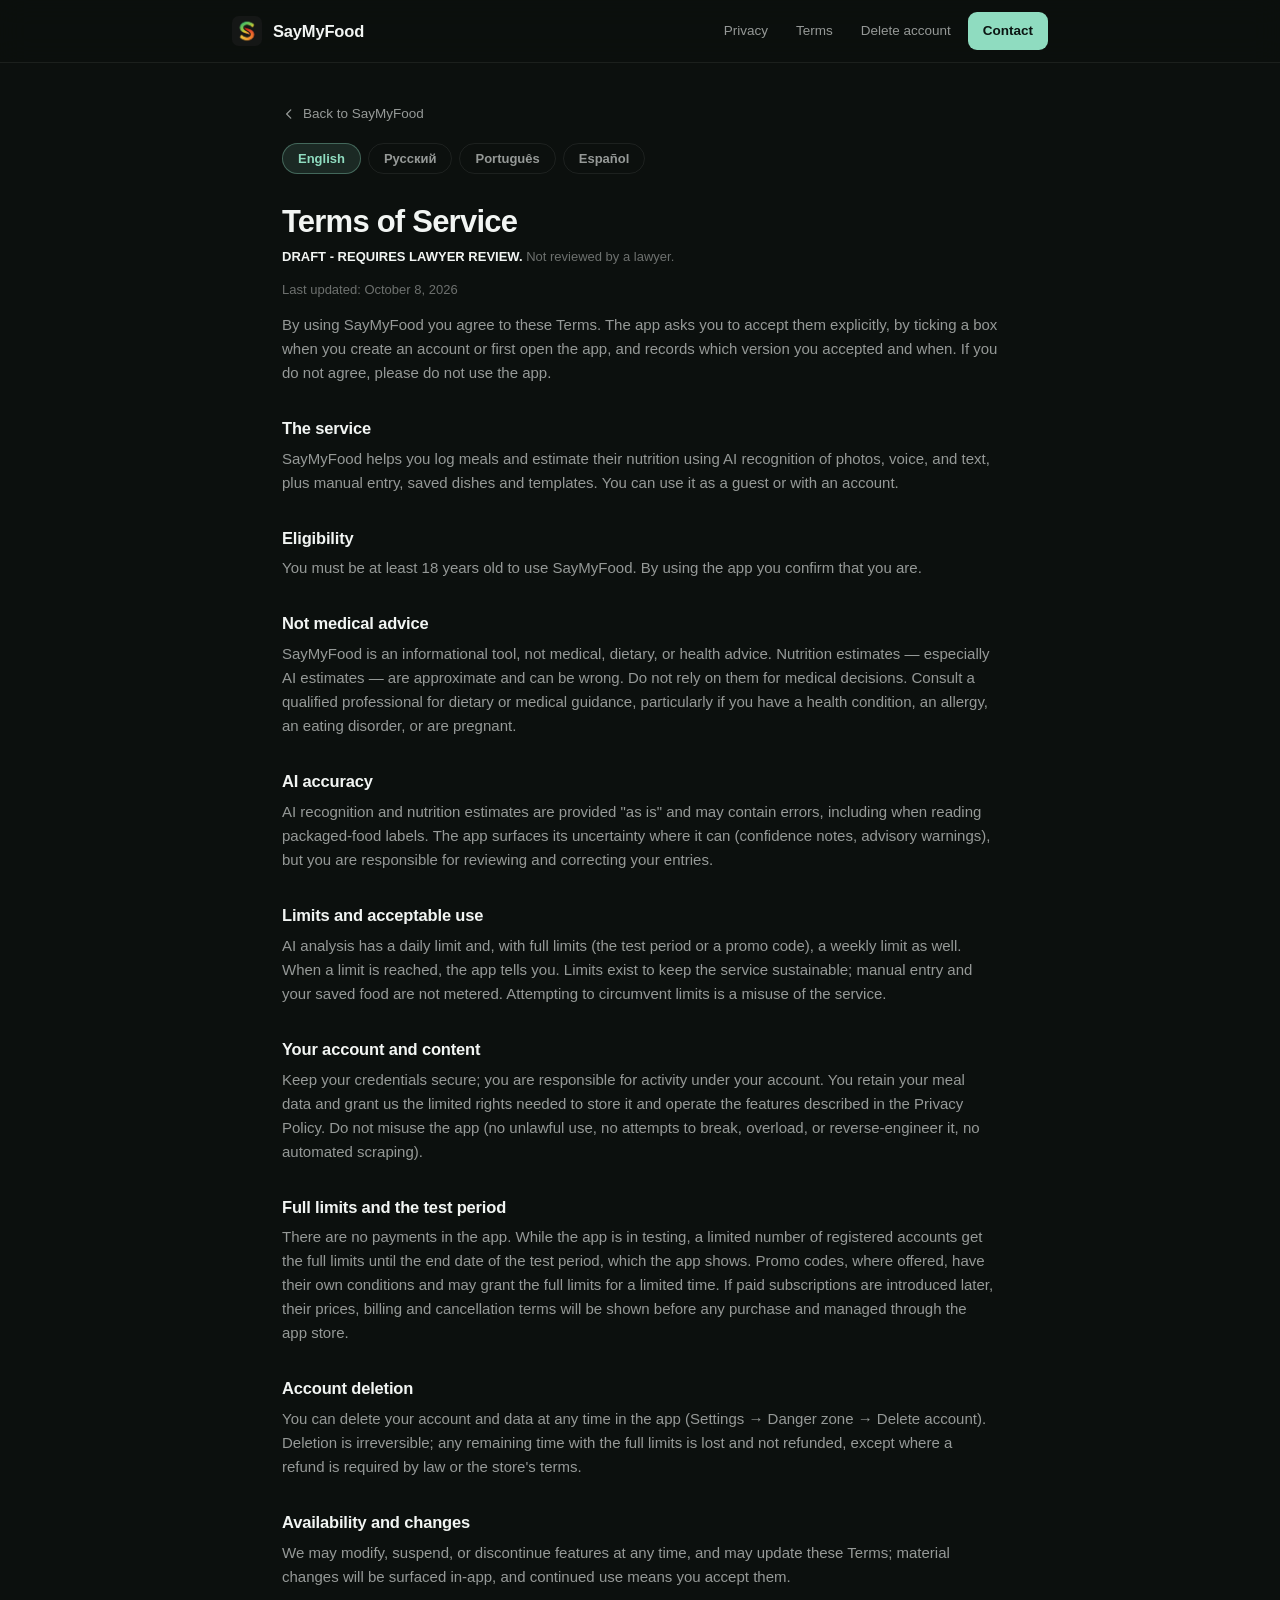
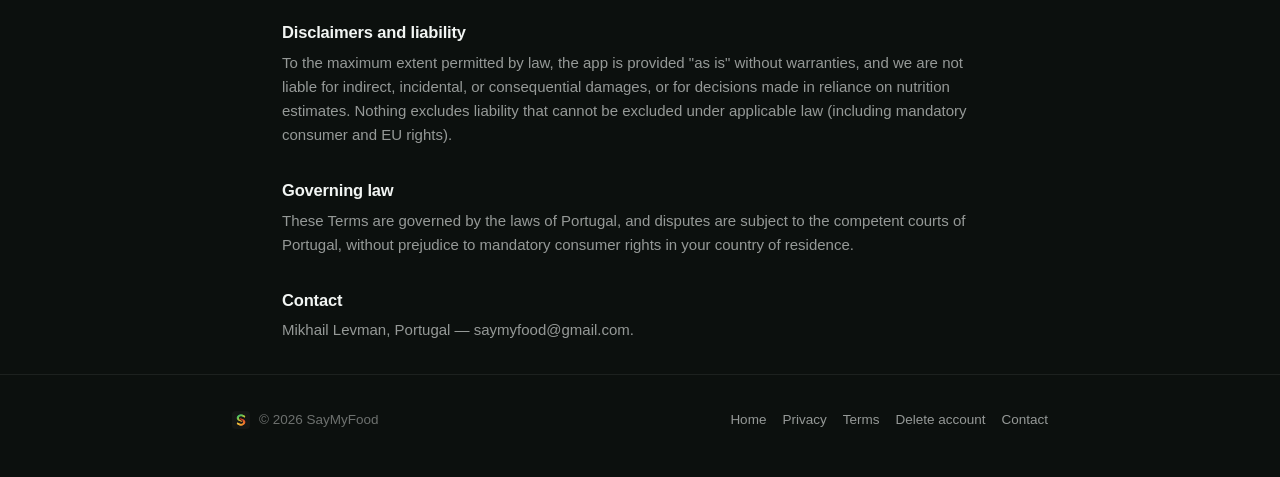
<file: terms.html>
<!DOCTYPE html>
<html lang="en">
<head>
<meta charset="utf-8">
<meta name="viewport" content="width=device-width, initial-scale=1">
<title>SayMyFood — Terms of Service</title>
<link rel="icon" href="brand/saymyfood-mark.png">
<link rel="stylesheet" href="site.css?v=3">
</head>
<body>
<header><div class="wrap hd">
<a class="hd-brand" href="index.html"><span class="mark nosheen"><img src="brand/saymyfood-mark.png" alt="SayMyFood"></span>SayMyFood</a>
<nav class="hd-nav">
<a class="hide-s" href="privacy.html">Privacy</a>
<a class="hide-s" href="terms.html">Terms</a>
<a class="hide-s" href="delete-account.html">Delete account</a>
<a class="cta" href="mailto:saymyfood@gmail.com">Contact</a>
</nav>
</div></header>
<main class="legal">
<div class="legal-top"><a class="back" href="index.html"><svg width="14" height="14" viewBox="0 0 24 24" fill="none" stroke="currentColor" stroke-width="2.2" stroke-linecap="round" stroke-linejoin="round"><path d="M15 5l-7 7 7 7"></path></svg>Back to SayMyFood</a></div>
<nav class="lang" aria-label="Language">
<button data-lang="en" class="active">English</button>
<button data-lang="ru">Русский</button>
<button data-lang="pt">Português</button>
<button data-lang="es">Español</button>
</nav>
<section data-section="en">
  <h1>Terms of Service</h1>
  <p class="muted"><strong>DRAFT - REQUIRES LAWYER REVIEW.</strong> Not reviewed by a lawyer.</p>
  <p class="muted">Last updated: October 8, 2026</p>
  <p>By using SayMyFood you agree to these Terms. The app asks you to accept them explicitly, by ticking a box when you create an account or first open the app, and records which version you accepted and when. If you do not agree, please do not use the app.</p>
  <h2>The service</h2>
  <p>SayMyFood helps you log meals and estimate their nutrition using AI recognition of photos, voice, and text, plus manual entry, saved dishes and templates. You can use it as a guest or with an account.</p>
  <h2>Eligibility</h2>
  <p>You must be at least 18 years old to use SayMyFood. By using the app you confirm that you are.</p>
  <h2>Not medical advice</h2>
  <p>SayMyFood is an informational tool, not medical, dietary, or health advice. Nutrition estimates — especially AI estimates — are approximate and can be wrong. Do not rely on them for medical decisions. Consult a qualified professional for dietary or medical guidance, particularly if you have a health condition, an allergy, an eating disorder, or are pregnant.</p>
  <h2>AI accuracy</h2>
  <p>AI recognition and nutrition estimates are provided "as is" and may contain errors, including when reading packaged-food labels. The app surfaces its uncertainty where it can (confidence notes, advisory warnings), but you are responsible for reviewing and correcting your entries.</p>
  <h2>Limits and acceptable use</h2>
  <p>AI analysis has a daily limit and, with full limits (the test period or a promo code), a weekly limit as well. When a limit is reached, the app tells you. Limits exist to keep the service sustainable; manual entry and your saved food are not metered. Attempting to circumvent limits is a misuse of the service.</p>
  <h2>Your account and content</h2>
  <p>Keep your credentials secure; you are responsible for activity under your account. You retain your meal data and grant us the limited rights needed to store it and operate the features described in the Privacy Policy. Do not misuse the app (no unlawful use, no attempts to break, overload, or reverse-engineer it, no automated scraping).</p>
  <h2>Full limits and the test period</h2>
  <p>There are no payments in the app. While the app is in testing, a limited number of registered accounts get the full limits until the end date of the test period, which the app shows. Promo codes, where offered, have their own conditions and may grant the full limits for a limited time. If paid subscriptions are introduced later, their prices, billing and cancellation terms will be shown before any purchase and managed through the app store.</p>
  <h2>Account deletion</h2>
  <p>You can delete your account and data at any time in the app (Settings → Danger zone → Delete account). Deletion is irreversible; any remaining time with the full limits is lost and not refunded, except where a refund is required by law or the store's terms.</p>
  <h2>Availability and changes</h2>
  <p>We may modify, suspend, or discontinue features at any time, and may update these Terms; material changes will be surfaced in-app, and continued use means you accept them.</p>
  <h2>Disclaimers and liability</h2>
  <p>To the maximum extent permitted by law, the app is provided "as is" without warranties, and we are not liable for indirect, incidental, or consequential damages, or for decisions made in reliance on nutrition estimates. Nothing excludes liability that cannot be excluded under applicable law (including mandatory consumer and EU rights).</p>
  <h2>Governing law</h2>
  <p>These Terms are governed by the laws of Portugal, and disputes are subject to the competent courts of Portugal, without prejudice to mandatory consumer rights in your country of residence.</p>
  <h2>Contact</h2>
  <p>Mikhail Levman, Portugal — saymyfood@gmail.com.</p>
</section>

<section data-section="ru" hidden>
  <h1>Условия использования</h1>
  <p class="muted"><strong>DRAFT - REQUIRES LAWYER REVIEW.</strong> Not reviewed by a lawyer.</p>
  <p class="muted">Обновлено: 8 октября 2026 г.</p>
  <p>Используя SayMyFood, вы соглашаетесь с этими Условиями. Приложение просит принять их явно — отметить флажок при создании аккаунта или при первом запуске — и записывает, какую редакцию и когда вы приняли. Если вы не согласны — пожалуйста, не используйте приложение.</p>
  <h2>Сервис</h2>
  <p>SayMyFood помогает записывать приёмы пищи и оценивать их питательность с помощью AI-распознавания фото, голоса и текста, а также ручного ввода, сохранённых блюд и шаблонов. Можно пользоваться как гость или с аккаунтом.</p>
  <h2>Возрастное ограничение</h2>
  <p>Чтобы пользоваться SayMyFood, вам должно быть не менее 18 лет. Используя приложение, вы это подтверждаете.</p>
  <h2>Не медицинская рекомендация</h2>
  <p>SayMyFood — информационный инструмент, а не медицинская, диетологическая или иная оздоровительная рекомендация. Оценки питательности — особенно AI-оценки — приблизительны и могут ошибаться. Не опирайтесь на них при медицинских решениях. Обратитесь к квалифицированному специалисту, особенно при заболеваниях, аллергии, расстройствах пищевого поведения или беременности.</p>
  <h2>Точность AI</h2>
  <p>AI-распознавание и оценки питательности предоставляются «как есть» и могут содержать ошибки, в том числе при чтении этикеток упакованных продуктов. Приложение показывает свою неуверенность, где может (уровень уверенности, предупреждающие заметки), но проверка и исправление записей — ваша ответственность.</p>
  <h2>Лимиты и правила использования</h2>
  <p>AI-анализ ограничен дневным лимитом, а при полных лимитах (тестовый период или промокод) — ещё и недельным. Когда лимит достигнут, приложение об этом сообщает. Лимиты нужны для устойчивости сервиса; ручной ввод и ваша сохранённая еда не лимитируются. Попытки обойти лимиты — злоупотребление сервисом.</p>
  <h2>Аккаунт и контент</h2>
  <p>Храните учётные данные в безопасности; вы отвечаете за действия под своим аккаунтом. Данные приёмов остаются вашими; вы предоставляете нам ограниченные права, необходимые для их хранения и работы функций, описанных в Политике конфиденциальности. Не злоупотребляйте приложением (никакого незаконного использования, попыток взлома, перегрузки, реверс-инжиниринга, автоматического скрапинга).</p>
  <h2>Полные лимиты и тестовый период</h2>
  <p>В приложении нет платежей. Пока приложение тестируется, ограниченное число зарегистрированных аккаунтов получает полные лимиты до даты окончания тестового периода, которую показывает приложение. Промокоды, где они предлагаются, имеют свои условия и могут давать полные лимиты на ограниченное время. Если платные подписки появятся позже, их цены, оплата и условия отмены будут показаны до любой покупки и будут управляться через магазин приложений.</p>
  <h2>Удаление аккаунта</h2>
  <p>Вы можете удалить аккаунт и данные в любой момент в приложении (Настройки → Опасная зона → Удалить аккаунт). Удаление необратимо; оставшееся время полных лимитов сгорает и не возмещается, кроме случаев, когда возврат обязателен по закону или условиям магазина.</p>
  <h2>Доступность и изменения</h2>
  <p>Мы можем изменять, приостанавливать или прекращать функции в любое время и обновлять эти Условия; о существенных изменениях сообщим в приложении, продолжение использования означает согласие.</p>
  <h2>Отказ от гарантий и ответственность</h2>
  <p>В максимально допустимой законом степени приложение предоставляется «как есть» без гарантий, и мы не несём ответственности за косвенные, случайные или последующие убытки, а также за решения, принятые на основе оценок питательности. Ничто не исключает ответственность, которую нельзя исключить по применимому праву (включая императивные права потребителей и права ЕС).</p>
  <h2>Применимое право</h2>
  <p>Эти Условия регулируются правом Португалии; споры подсудны компетентным судам Португалии без ущерба для императивных прав потребителей в стране вашего проживания.</p>
  <h2>Контакты</h2>
  <p>Mikhail Levman, Португалия — saymyfood@gmail.com.</p>
</section>

<section data-section="pt" hidden>
  <h1>Termos de Serviço</h1>
  <p class="muted"><strong>DRAFT - REQUIRES LAWYER REVIEW.</strong> Not reviewed by a lawyer.</p>
  <p class="muted">Atualizado: 8 de outubro de 2026</p>
  <p>Ao usar o SayMyFood, você concorda com estes Termos. O aplicativo pede que você os aceite de forma explícita, marcando uma caixa ao criar uma conta ou ao abrir o aplicativo pela primeira vez, e registra qual versão você aceitou e quando. Se não concordar, por favor não use o aplicativo.</p>
  <h2>O serviço</h2>
  <p>O SayMyFood ajuda você a registrar refeições e estimar sua nutrição usando reconhecimento de IA de fotos, voz e texto, além de entrada manual, pratos salvos e modelos. Você pode usá-lo como convidado ou com uma conta.</p>
  <h2>Elegibilidade</h2>
  <p>Você precisa ter pelo menos 18 anos para usar o SayMyFood. Ao usar o aplicativo, você confirma que tem.</p>
  <h2>Não é aconselhamento médico</h2>
  <p>O SayMyFood é uma ferramenta informativa, não um aconselhamento médico, dietético ou de saúde. As estimativas nutricionais — especialmente as de IA — são aproximadas e podem estar erradas. Não as use para decisões médicas. Consulte um profissional qualificado, principalmente se você tem alguma condição de saúde, alergia, transtorno alimentar ou está grávida.</p>
  <h2>Precisão da IA</h2>
  <p>O reconhecimento de IA e as estimativas nutricionais são fornecidos "no estado em que se encontram" e podem conter erros, inclusive na leitura de rótulos de produtos embalados. O aplicativo sinaliza sua incerteza quando possível (notas de confiança, avisos), mas revisar e corrigir seus registros é sua responsabilidade.</p>
  <h2>Limites e uso aceitável</h2>
  <p>A análise por IA tem um limite diário e, com os limites completos (o período de testes ou um código promocional), também um limite semanal. Quando um limite é atingido, o aplicativo avisa. Os limites existem para manter o serviço sustentável; a entrada manual e sua comida salva não têm limite. Tentar contornar os limites é uso indevido do serviço.</p>
  <h2>Sua conta e seu conteúdo</h2>
  <p>Mantenha suas credenciais seguras; você é responsável pela atividade na sua conta. Seus dados de refeições continuam seus; você nos concede os direitos limitados necessários para armazená-los e operar as funções descritas na Política de Privacidade. Não faça uso indevido do aplicativo (nada de uso ilegal, tentativas de quebrar, sobrecarregar ou fazer engenharia reversa, nem raspagem automatizada).</p>
  <h2>Limites completos e o período de testes</h2>
  <p>Não há pagamentos no aplicativo. Enquanto o aplicativo está em testes, um número limitado de contas registradas recebe os limites completos até a data de término do período de testes, que o aplicativo mostra. Códigos promocionais, quando oferecidos, têm condições próprias e podem conceder os limites completos por tempo limitado. Se assinaturas pagas forem introduzidas mais tarde, seus preços, cobrança e condições de cancelamento serão mostrados antes de qualquer compra e gerenciados pela loja de aplicativos.</p>
  <h2>Exclusão de conta</h2>
  <p>Você pode excluir sua conta e seus dados a qualquer momento no aplicativo (Configurações → Zona de perigo → Excluir conta). A exclusão é irreversível; o tempo restante com os limites completos é perdido e não é reembolsado, exceto quando o reembolso for exigido por lei ou pelos termos da loja.</p>
  <h2>Disponibilidade e alterações</h2>
  <p>Podemos modificar, suspender ou descontinuar recursos a qualquer momento e atualizar estes Termos; mudanças relevantes serão informadas no aplicativo, e o uso continuado significa que você as aceita.</p>
  <h2>Isenções e responsabilidade</h2>
  <p>Na máxima extensão permitida por lei, o aplicativo é fornecido "no estado em que se encontra", sem garantias, e não somos responsáveis por danos indiretos, incidentais ou consequenciais, nem por decisões tomadas com base nas estimativas nutricionais. Nada exclui responsabilidades que não possam ser excluídas pela lei aplicável (incluindo direitos obrigatórios do consumidor e da UE).</p>
  <h2>Lei aplicável</h2>
  <p>Estes Termos são regidos pelas leis de Portugal, e as disputas estão sujeitas aos tribunais competentes de Portugal, sem prejuízo dos direitos obrigatórios do consumidor no seu país de residência.</p>
  <h2>Contato</h2>
  <p>Mikhail Levman, Portugal — saymyfood@gmail.com.</p>
</section>

<section data-section="es" hidden>
  <h1>Términos del Servicio</h1>
  <p class="muted"><strong>DRAFT - REQUIRES LAWYER REVIEW.</strong> Not reviewed by a lawyer.</p>
  <p class="muted">Actualizado: 8 de octubre de 2026</p>
  <p>Al usar SayMyFood aceptas estos Términos. La aplicación te pide aceptarlos de forma explícita, marcando una casilla al crear una cuenta o al abrir la aplicación por primera vez, y registra qué versión aceptaste y cuándo. Si no estás de acuerdo, por favor no uses la aplicación.</p>
  <h2>El servicio</h2>
  <p>SayMyFood te ayuda a registrar comidas y estimar su nutrición mediante reconocimiento de IA de fotos, voz y texto, además de entrada manual, platos guardados y plantillas. Puedes usarla como invitado o con una cuenta.</p>
  <h2>Elegibilidad</h2>
  <p>Debes tener al menos 18 años para usar SayMyFood. Al usar la aplicación, confirmas que los tienes.</p>
  <h2>No es consejo médico</h2>
  <p>SayMyFood es una herramienta informativa, no un consejo médico, dietético o de salud. Las estimaciones nutricionales — especialmente las de IA — son aproximadas y pueden ser erróneas. No te bases en ellas para decisiones médicas. Consulta a un profesional cualificado, sobre todo si tienes una condición de salud, alergia, un trastorno alimentario o estás embarazada.</p>
  <h2>Precisión de la IA</h2>
  <p>El reconocimiento de IA y las estimaciones nutricionales se ofrecen "tal cual" y pueden contener errores, incluso al leer etiquetas de productos envasados. La aplicación muestra su incertidumbre cuando puede (notas de confianza, avisos), pero revisar y corregir tus registros es tu responsabilidad.</p>
  <h2>Límites y uso aceptable</h2>
  <p>El análisis por IA tiene un límite diario y, con los límites completos (el periodo de pruebas o un código promocional), también un límite semanal. Cuando se alcanza un límite, la aplicación te lo indica. Los límites existen para que el servicio sea sostenible; la entrada manual y tu comida guardada no tienen límite. Intentar eludir los límites es un uso indebido del servicio.</p>
  <h2>Tu cuenta y tu contenido</h2>
  <p>Mantén tus credenciales seguras; eres responsable de la actividad de tu cuenta. Tus datos de comidas siguen siendo tuyos; nos concedes los derechos limitados necesarios para almacenarlos y operar las funciones descritas en la Política de Privacidad. No hagas un uso indebido de la aplicación (nada de uso ilegal, intentos de romperla, sobrecargarla o hacer ingeniería inversa, ni scraping automatizado).</p>
  <h2>Límites completos y el periodo de pruebas</h2>
  <p>No hay pagos en la aplicación. Mientras la aplicación está en pruebas, un número limitado de cuentas registradas recibe los límites completos hasta la fecha de fin del periodo de pruebas, que la aplicación muestra. Los códigos promocionales, cuando se ofrecen, tienen sus propias condiciones y pueden conceder los límites completos por tiempo limitado. Si más adelante se introducen suscripciones de pago, sus precios, facturación y condiciones de cancelación se mostrarán antes de cualquier compra y se gestionarán a través de la tienda de aplicaciones.</p>
  <h2>Eliminación de cuenta</h2>
  <p>Puedes eliminar tu cuenta y tus datos en cualquier momento en la aplicación (Ajustes → Zona de peligro → Eliminar cuenta). La eliminación es irreversible; el tiempo restante con los límites completos se pierde y no se reembolsa, salvo cuando la ley o los términos de la tienda exijan el reembolso.</p>
  <h2>Disponibilidad y cambios</h2>
  <p>Podemos modificar, suspender o descontinuar funciones en cualquier momento y actualizar estos Términos; los cambios relevantes se comunicarán en la aplicación, y el uso continuado implica su aceptación.</p>
  <h2>Exenciones y responsabilidad</h2>
  <p>En la máxima medida permitida por la ley, la aplicación se ofrece "tal cual", sin garantías, y no somos responsables de daños indirectos, incidentales o consecuentes, ni de decisiones tomadas basándose en las estimaciones nutricionales. Nada excluye la responsabilidad que no pueda excluirse según la ley aplicable (incluidos los derechos imperativos del consumidor y de la UE).</p>
  <h2>Ley aplicable</h2>
  <p>Estos Términos se rigen por las leyes de Portugal, y las disputas se someten a los tribunales competentes de Portugal, sin perjuicio de los derechos imperativos del consumidor en tu país de residencia.</p>
  <h2>Contacto</h2>
  <p>Mikhail Levman, Portugal — saymyfood@gmail.com.</p>
</section>
</main>
<footer><div class="wrap ft">
<span style="display:flex;align-items:center;gap:9px"><span class="mark nosheen" style="width:18px;height:18px"><img src="brand/saymyfood-mark.png" alt=""></span>© 2026 SayMyFood</span>
<span class="ft-links"><a href="index.html">Home</a><a href="privacy.html">Privacy</a><a href="terms.html">Terms</a><a href="delete-account.html">Delete account</a><a href="mailto:saymyfood@gmail.com">Contact</a></span>
</div></footer>
<script>
var buttons=document.querySelectorAll('.lang button');
function show(lang){
 document.querySelectorAll('[data-section]').forEach(function(s){s.hidden=s.getAttribute('data-section')!==lang});
 buttons.forEach(function(b){b.classList.toggle('active',b.getAttribute('data-lang')===lang)});
 document.documentElement.lang=lang;
}
buttons.forEach(function(b){b.addEventListener('click',function(){show(b.getAttribute('data-lang'));try{localStorage.setItem('smf_lang',b.getAttribute('data-lang'))}catch(e){}})});
var saved=null;try{saved=localStorage.getItem('smf_lang')}catch(e){}
var nav=saved||(navigator.language||'en').slice(0,2).toLowerCase();
if(['ru','pt','es'].indexOf(nav)!==-1)show(nav);
</script>
</body>
</html>
</file>
<file: site.css>
:root{color-scheme:dark;--bg:#0C100E;--card:#151A18;--card2:#1B211E;--hair:rgba(255,255,255,0.07);--hair2:rgba(255,255,255,0.14);--tx:#F2F5F3;--tx2:rgba(242,245,243,0.60);--tx3:rgba(242,245,243,0.42);--mint:#8FDCC0;--mint-dim:rgba(143,220,192,0.12);--fat:#E3C34A;--carbs:#F0913E;--fiber:#A8D06A;--protein:#F08A8A;--font:-apple-system,BlinkMacSystemFont,"Segoe UI",Roboto,Helvetica,Arial,sans-serif;--r:18px}
*{box-sizing:border-box}
html{scroll-behavior:smooth;-webkit-text-size-adjust:100%}
body{margin:0;background:var(--bg);color:var(--tx);font:16px/1.6 var(--font);-webkit-font-smoothing:antialiased}
a{color:var(--mint);text-decoration:none}
a:hover{color:#B4EBD8}
.wrap{max-width:860px;margin:0 auto;padding:0 22px}
/* logo tile with shimmer sweep */
.mark{position:relative;display:block;border-radius:22.5%;overflow:hidden;flex-shrink:0;background:#181818}
.mark img{display:block;width:100%;height:100%}
.mark::after{content:"";position:absolute;top:-40%;bottom:-40%;left:0;width:38%;background:linear-gradient(100deg,rgba(255,255,255,0) 0%,rgba(255,255,255,0.42) 50%,rgba(255,255,255,0) 100%);transform:translateX(-180%) skewX(-16deg);animation:sheen 4.6s ease-in-out infinite;animation-delay:1.2s;pointer-events:none}
@keyframes sheen{0%{transform:translateX(-180%) skewX(-16deg)}45%{transform:translateX(420%) skewX(-16deg)}100%{transform:translateX(420%) skewX(-16deg)}}
/* header */
header{position:sticky;top:0;z-index:20;background:rgba(12,16,14,0.78);backdrop-filter:blur(14px);-webkit-backdrop-filter:blur(14px);border-bottom:1px solid var(--hair)}
.hd{display:flex;align-items:center;justify-content:space-between;gap:16px;height:62px}
.hd-brand{display:flex;align-items:center;gap:11px;color:var(--tx);font-weight:700;font-size:16.5px;letter-spacing:-0.01em}
.hd-brand:hover{color:var(--tx)}
.hd-brand .mark{width:30px;height:30px}
.hd-nav{display:flex;align-items:center;gap:6px;font-size:13.5px}
.hd-nav a{color:var(--tx2);padding:7px 11px;border-radius:9px;font-weight:500}
.hd-nav a:hover{color:var(--tx);background:rgba(255,255,255,0.05)}
.hd-nav a.cta{color:#0B1512;background:var(--mint);font-weight:700;padding:8px 15px}
.hd-nav a.cta:hover{background:#A6E8CF;color:#0B1512}
.mark.nosheen::after{display:none}
/* language dropdown */
.lswitch{position:relative}
.lbtn{display:flex;align-items:center;gap:6px;background:transparent;border:1px solid var(--hair);border-radius:999px;padding:6px 11px;color:var(--tx2);font:600 12.5px var(--font);cursor:pointer;transition:all .16s ease}
.lbtn:hover{color:var(--tx);border-color:var(--hair2)}
.lbtn .cv{transition:transform .18s ease;opacity:.7}
.lbtn[aria-expanded="true"] .cv{transform:rotate(180deg)}
.lmenu{position:absolute;right:0;top:calc(100% + 8px);min-width:158px;background:var(--card2);border:1px solid var(--hair2);border-radius:14px;padding:6px;display:none;flex-direction:column;gap:2px;box-shadow:0 18px 42px rgba(0,0,0,0.55);z-index:30}
.lmenu.open{display:flex}
.lmenu button{text-align:left;background:transparent;border:0;border-radius:9px;padding:9px 12px;color:var(--tx2);font:500 13.5px var(--font);cursor:pointer}
.lmenu button:hover{background:rgba(255,255,255,0.06);color:var(--tx)}
.lmenu button.on{color:var(--mint);background:var(--mint-dim);font-weight:600}
/* status dot */
.dot{width:7px;height:7px;border-radius:50%;background:var(--mint);box-shadow:0 0 0 0 rgba(143,220,192,0.5);animation:pulse 2.4s ease-out infinite}
@keyframes pulse{0%{box-shadow:0 0 0 0 rgba(143,220,192,0.45)}70%{box-shadow:0 0 0 8px rgba(143,220,192,0)}100%{box-shadow:0 0 0 0 rgba(143,220,192,0)}}
.btn{display:inline-flex;align-items:center;justify-content:center;gap:8px;background:var(--mint);color:#0B1512;font:700 14.5px var(--font);letter-spacing:-0.1px;padding:12px 22px;border-radius:999px;border:0;cursor:pointer;transition:transform .16s ease,box-shadow .16s ease,background .16s ease}
.btn:hover{background:#A6E8CF;color:#0B1512;transform:translateY(-1px);box-shadow:0 8px 26px rgba(143,220,192,0.20)}
.btn:active{transform:translateY(0)}
.btn.ghost{background:transparent;color:var(--tx);border:1px solid var(--hair2)}
.btn.ghost:hover{background:rgba(255,255,255,0.04);border-color:rgba(255,255,255,0.24);box-shadow:none;color:var(--tx)}
/* sections */
section{padding:56px 0;border-top:1px solid var(--hair)}
.eyebrow{font-size:10.5px;font-weight:700;letter-spacing:0.14em;text-transform:uppercase;color:var(--tx3);margin:0 0 12px}
h2{font-size:25px;line-height:1.2;letter-spacing:-0.02em;margin:0 0 26px;font-weight:700}
/* reveal */
.rv{opacity:0;transform:translateY(14px);transition:opacity .55s ease,transform .55s ease}
.rv.in{opacity:1;transform:none}
footer{padding:34px 0 46px;border-top:1px solid var(--hair);color:var(--tx3);font-size:13.5px}
.ft{display:flex;align-items:center;justify-content:space-between;gap:14px;flex-wrap:wrap}
.ft-links{display:flex;gap:16px;flex-wrap:wrap}
.ft-links a{color:var(--tx2)}
.ft-links a:hover{color:var(--tx)}
/* ── legal pages ── */
.legal{max-width:760px;margin:0 auto;padding:40px 22px 20px}
.legal h1{font-size:31px;line-height:1.15;letter-spacing:-0.025em;margin:0 0 8px;font-weight:700}
.legal h2{font-size:16.5px;letter-spacing:-0.01em;margin:34px 0 8px;font-weight:600;color:var(--tx)}
.legal p{color:var(--tx2);margin:0 0 12px;font-size:15px;text-wrap:pretty}
.legal strong{color:var(--tx);font-weight:600}
.legal ul,.legal ol{color:var(--tx2);font-size:15px;padding-left:22px;margin:0 0 12px}
.legal li{margin-bottom:7px}
.legal .muted{color:var(--tx3);font-size:13px}
.legal .card{background:var(--card);border:1px solid var(--hair);border-radius:var(--r);padding:18px 22px;margin:0 0 14px}
.legal .card>ol:last-child,.legal .card>ul:last-child{margin-bottom:0}.legal .card>ol:first-child,.legal .card>ul:first-child{margin-top:0}
.legal section{border:0;padding:0}
.legal-top{display:flex;align-items:flex-start;justify-content:space-between;gap:18px;flex-wrap:wrap;margin-bottom:18px}
.back{display:inline-flex;align-items:center;gap:7px;color:var(--tx2);font-size:13.5px;font-weight:500}
.back:hover{color:var(--tx)}
.lang{display:flex;gap:7px;flex-wrap:wrap;margin:0 0 30px}
.lang button{border:1px solid var(--hair);background:transparent;border-radius:999px;padding:7px 15px;font:600 13px var(--font);cursor:pointer;color:var(--tx2);transition:all .16s ease}
.lang button:hover{color:var(--tx);border-color:var(--hair2)}
.lang button.active{background:var(--mint-dim);border-color:rgba(143,220,192,0.35);color:var(--mint)}
/* ── the apple block: the game's apple opens and closes the iPhone-and-game section in place ── */
.apz{margin:40px 0 0}
.apz-row{display:flex;justify-content:flex-end}
.apz-btn{display:inline-flex;align-items:center;gap:14px;min-height:44px;margin:0;padding:0;border:0;background:none;color:var(--tx2);font:600 14.5px var(--font);cursor:pointer;-webkit-tap-highlight-color:transparent}
.apz-btn:hover,.apz-btn[aria-expanded="true"]{color:var(--tx)}
.apz-btn:focus-visible{outline:none}
.apz-q{display:inline-flex;align-items:center;gap:7px;text-align:right}
.apz-q svg{flex-shrink:0;opacity:.75;transition:transform .25s ease}
.apz-btn[aria-expanded="true"] .apz-q svg{transform:rotate(180deg)}
.apz-apple{display:flex;align-items:center;justify-content:center;flex-shrink:0;width:84px;height:84px;border-radius:50%;background:#0E1210;border:1px solid rgba(240,145,62,.40);box-shadow:0 12px 34px rgba(240,145,62,.16);transition:transform .2s ease,box-shadow .2s ease,border-color .2s ease}
.apz-apple svg{display:block;width:54px;height:57px;transition:transform .3s ease}
.apz-btn:hover .apz-apple{transform:translateY(-3px);border-color:rgba(240,145,62,.7);box-shadow:0 16px 40px rgba(240,145,62,.28)}
.apz-btn:hover .apz-apple svg{transform:rotate(-9deg)}
.apz-btn:active .apz-apple{transform:scale(.96)}
.apz-btn[aria-expanded="true"] .apz-apple{border-color:#F0913E}
.apz-btn:focus-visible .apz-apple{box-shadow:0 0 0 3px var(--bg),0 0 0 5px #F6B26B}
/* Collapsed is a zero-height grid row, so it can animate to the section's real height.
   visibility follows the animation out, so nothing hidden stays focusable. */
.apz-body{display:grid;grid-template-rows:0fr;opacity:0;visibility:hidden;transition:grid-template-rows .42s ease,opacity .3s ease,visibility 0s linear .42s}
.apz.open .apz-body{grid-template-rows:1fr;opacity:1;visibility:visible;transition:grid-template-rows .42s ease,opacity .35s ease .05s,visibility 0s}
.apz-in{min-height:0;overflow:hidden}
/* the iPhone section: a warm card with the game as a real button */
.iosbox{display:grid;grid-template-columns:minmax(0,1fr) auto;gap:20px 34px;align-items:center;margin:18px 0 0;padding:28px 30px;border:1px solid rgba(240,145,62,.30);border-radius:22px;background:linear-gradient(125deg,rgba(240,145,62,.12),rgba(226,62,36,.04) 55%,rgba(143,220,192,.03))}
.iosbox .eyebrow{margin:0 0 10px;color:#F6B26B}
.iosbox .ios-t{margin:0;max-width:60ch;font-size:16px;line-height:1.6;color:var(--tx);text-wrap:pretty}
.gamebtn{display:inline-flex;align-items:center;gap:12px;padding:9px 24px 9px 9px;border-radius:999px;background:linear-gradient(100deg,#E0C93B,#F0913E 50%,#E23E24);color:#1A0E08;font:700 16px var(--font);white-space:nowrap;box-shadow:0 10px 30px rgba(240,145,62,.22);transition:transform .16s ease,box-shadow .16s ease,filter .16s ease}
.gamebtn:hover{color:#1A0E08;transform:translateY(-2px);box-shadow:0 14px 36px rgba(240,145,62,.34);filter:brightness(1.05)}
.gamebtn:active{transform:none}
.gb-apple{display:flex;align-items:center;justify-content:center;flex-shrink:0;width:46px;height:46px;border-radius:50%;background:#0E1210}
.gb-apple svg{display:block;width:31px;height:33px;transition:transform .25s ease}
.gamebtn:hover .gb-apple svg{transform:rotate(-9deg)}
@media(max-width:760px){.iosbox{grid-template-columns:1fr;padding:22px 20px}.gamebtn{justify-self:start;white-space:normal}.apz-apple{width:76px;height:76px}.apz-apple svg{width:48px;height:51px}}
@media(max-width:640px){h2{font-size:22px}.legal h1{font-size:26px}.hd-nav .hide-s{display:none}}
@media(prefers-reduced-motion:reduce){.mark::after,.dot{animation:none}.rv{opacity:1;transform:none;transition:none}.apz-body,.apz.open .apz-body,.apz-apple,.apz-apple svg,.apz-q svg{transition:none}}
</file>
<file: test/alpha/shared.css>
.alpha{max-width:860px;margin:0 auto;padding:54px 22px 44px}
.agrid{display:grid;grid-template-columns:minmax(0,1fr) 300px;gap:56px;align-items:center}
.stage{align-self:center}
.stage{position:relative;height:320px;user-select:none;-webkit-user-select:none;touch-action:manipulation}
.tf{max-width:460px}
.tf h1{font-size:34px;line-height:1.1;letter-spacing:-0.03em;margin:0 0 12px;font-weight:700;text-wrap:balance}
.tf .what{margin:0 0 24px;font-size:15px;line-height:1.5;color:var(--tx2);text-wrap:pretty}
/* The Google Play button is the site's own primary .btn (site.css), unchanged. */
/* The iPhone section and the apple that opens it live in site.css: the landing has them too. */
@media(max-width:760px){.alpha{padding:30px 22px 40px}.agrid{grid-template-columns:1fr;gap:18px}.stage{order:-1;height:230px}.tf h1{font-size:28px}.alpha .apz{margin-top:30px}}
</file>
